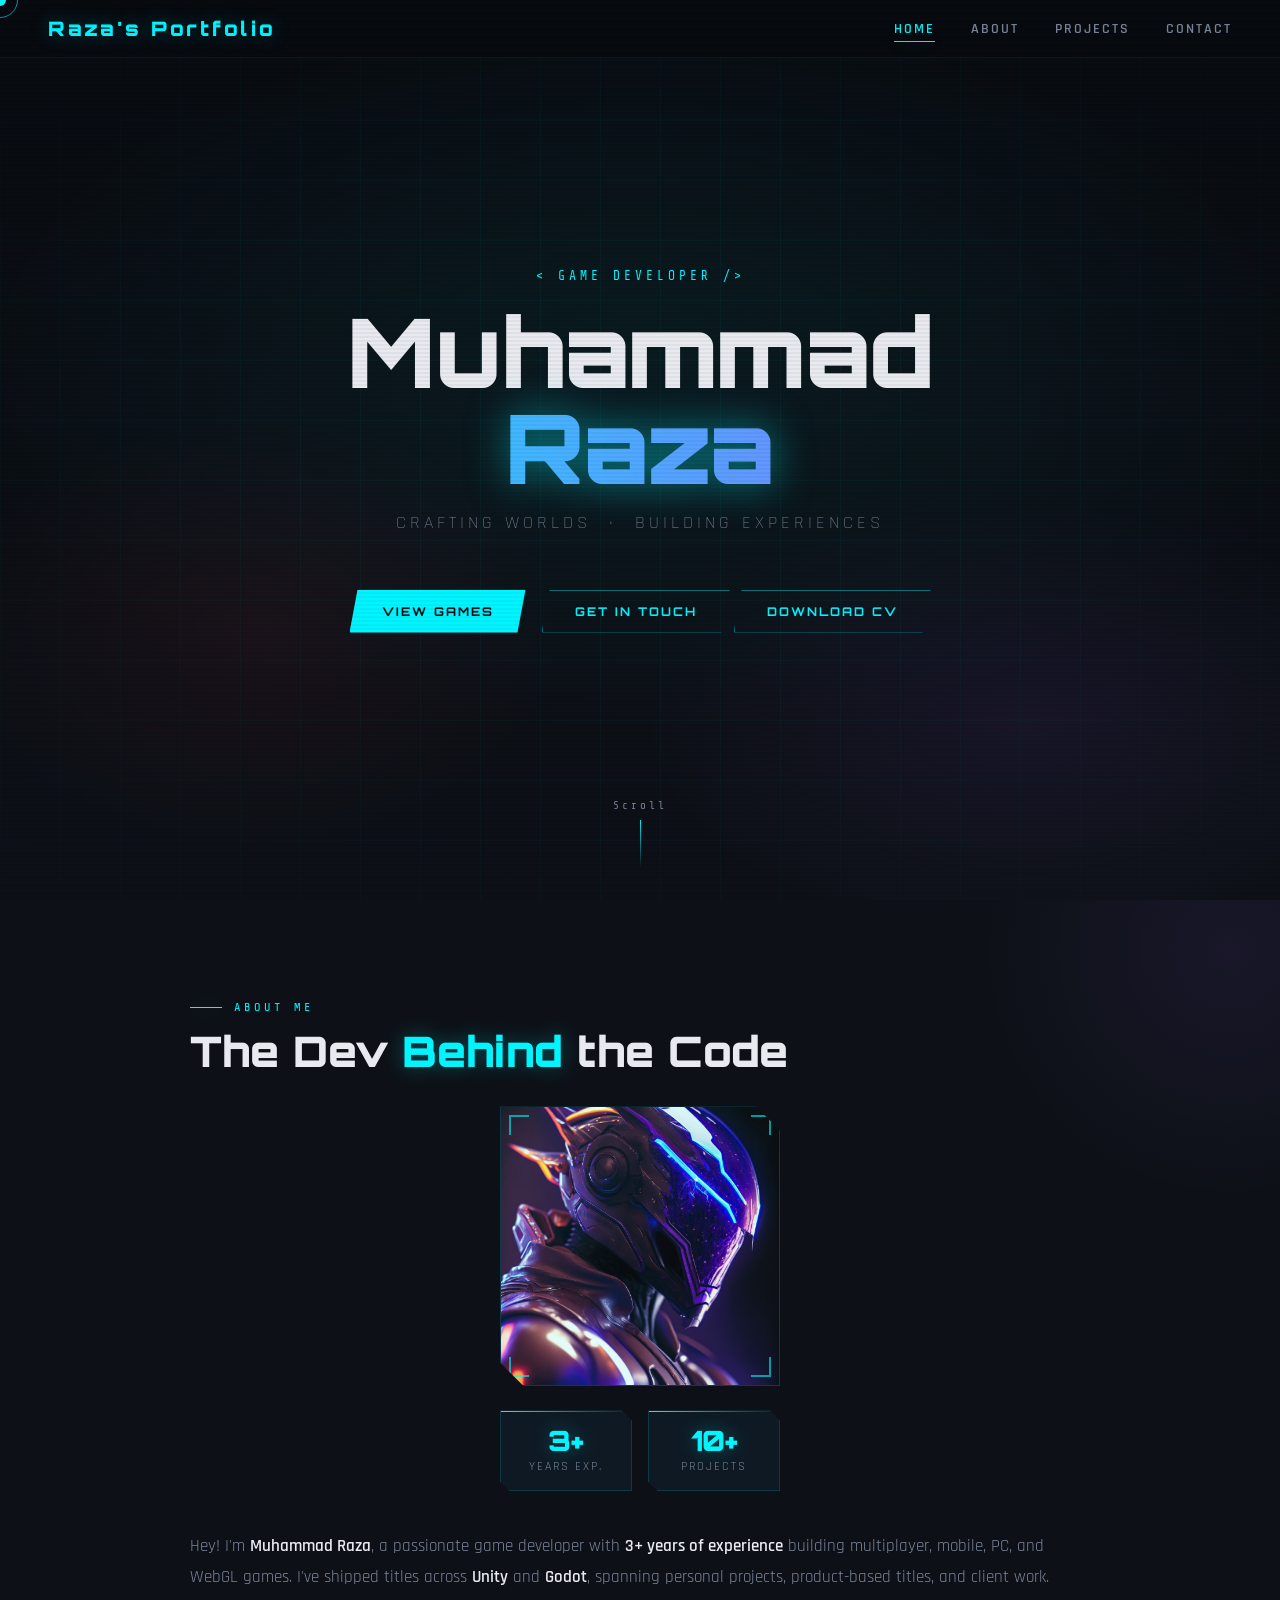
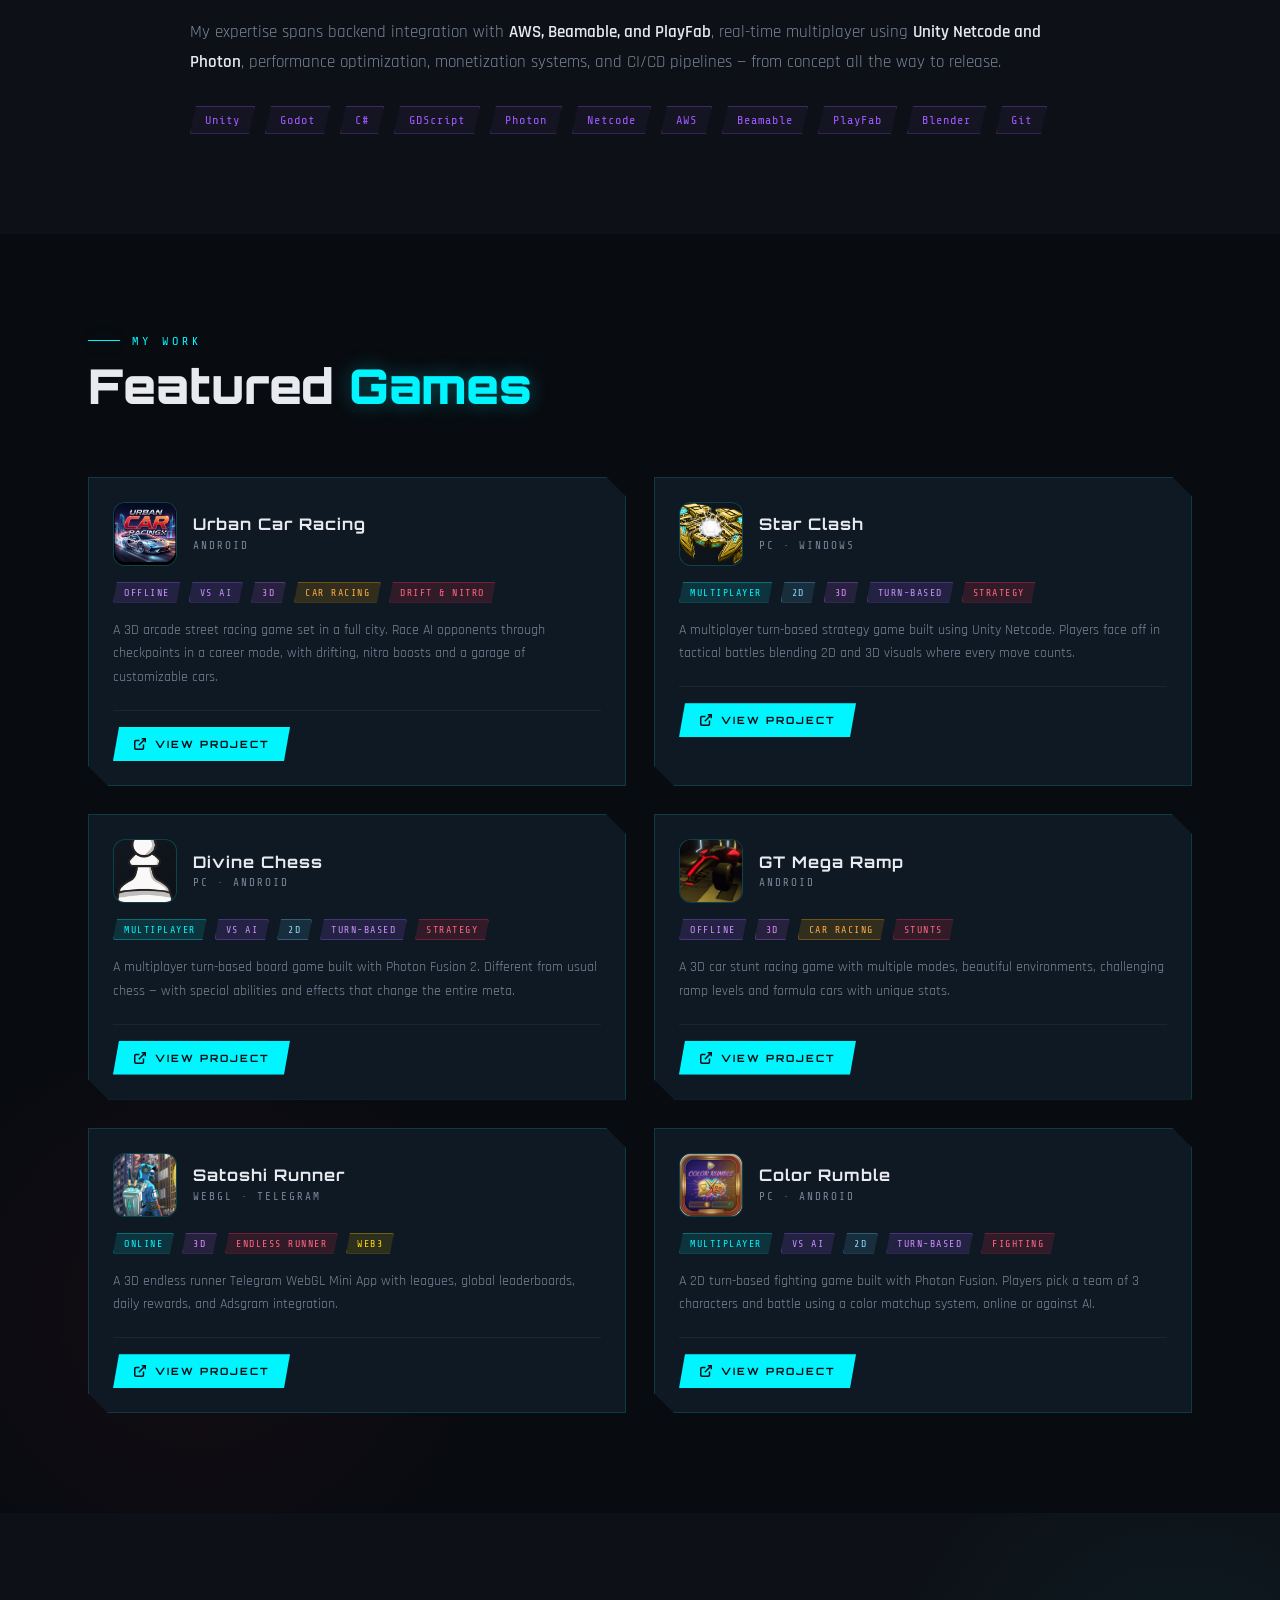
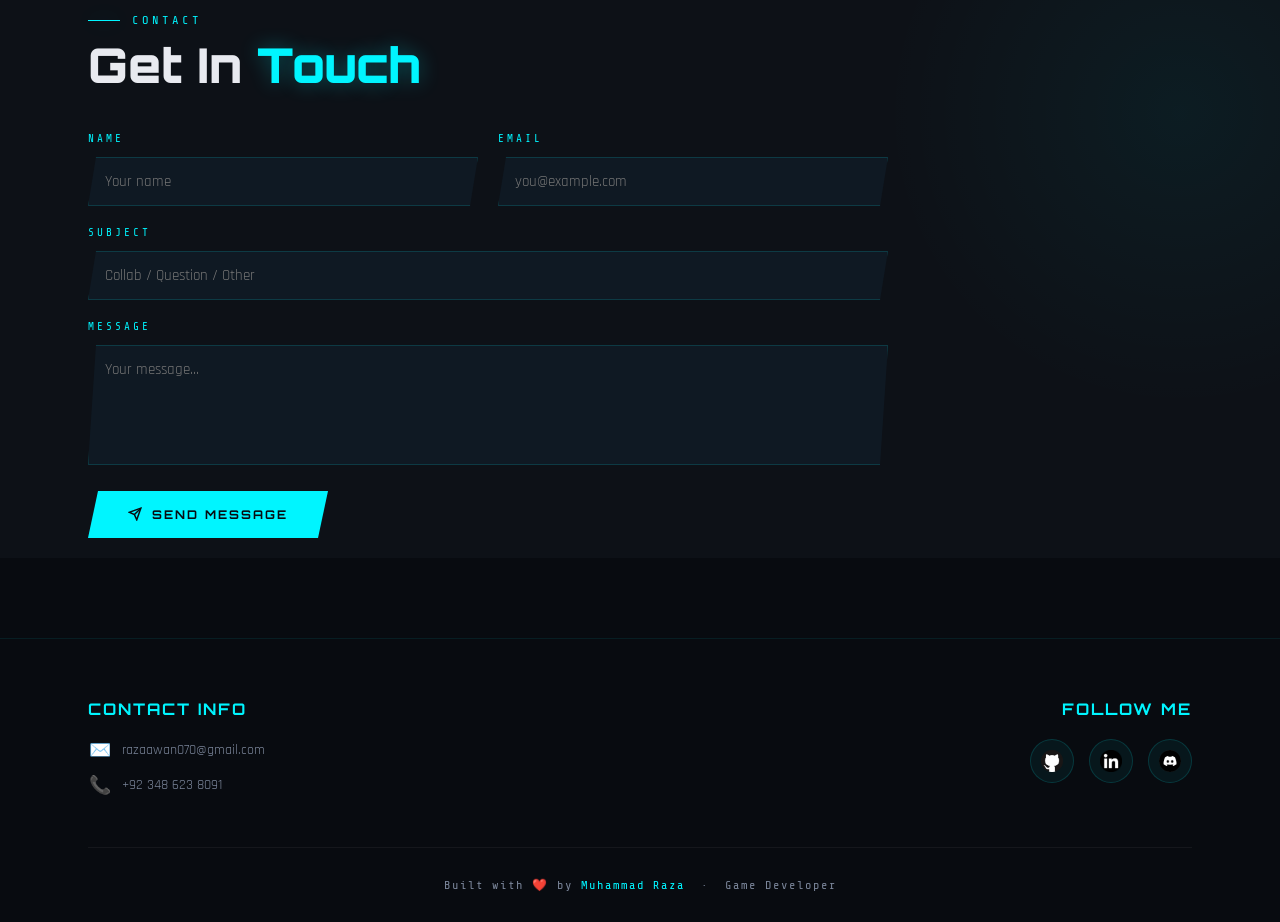
<file: index.html>
<!DOCTYPE html>
<html lang="en">

<head>
  <meta charset="UTF-8">
  <meta name="viewport" content="width=device-width, initial-scale=1.0">
  <title>Muhammad Raza | Game Developer</title>
  <link
    href="https://fonts.googleapis.com/css2?family=Orbitron:wght@400;700;900&family=Rajdhani:wght@300;400;600;700&family=Share+Tech+Mono&display=swap"
    rel="stylesheet">

  <!-- CSS Files -->
  <link rel="stylesheet" href="css/base.css">
  <link rel="stylesheet" href="css/nav.css">
  <link rel="stylesheet" href="css/home.css">
  <link rel="stylesheet" href="css/about.css">
  <link rel="stylesheet" href="css/projects.css">
  <link rel="stylesheet" href="css/contact.css">
</head>

<body>

  <div class="cursor" id="cursor"></div>
  <div class="cursor-ring" id="cursorRing"></div>

  <!-- NAV -->
  <nav>
    <a href="#home" class="nav-logo">Raza's Portfolio</a>
    <ul class="nav-links" id="navLinks">
      <li><a href="#home">Home</a></li>
      <li><a href="#about">About</a></li>
      <li><a href="#projects">Projects</a></li>
      <li><a href="#contact">Contact</a></li>
    </ul>
    <div class="hamburger" id="hamburger">
      <span></span><span></span><span></span>
    </div>
  </nav>

  <!-- HOME -->
  <section id="home">
    <div class="hero-bg"></div>
    <div class="hero-grid"></div>
    <div class="particles" id="particles"></div>
    <div class="hero-content">
      <div class="hero-tag">&lt; game developer /&gt;</div>
      <h1 class="hero-name">
        <span class="line1">Muhammad</span>
        <span class="line2">Raza</span>
      </h1>
      <p class="hero-sub">Crafting worlds &nbsp;·&nbsp; Building experiences</p>
      <div class="hero-cta">
        <a href="#projects" class="btn-primary">View Games</a>
        <a href="#contact" class="btn-outline">Get In Touch</a>
      </div>
      <a href="https://drive.google.com/drive/folders/1sfdTjMa2eb_F5QsokBWjmbby5BJYiB_K?usp=sharing"
        class="btn-outline hero-cv-btn" target="_blank" rel="noopener noreferrer">
        Download CV
      </a>
    </div>
    <div class="scroll-indicator">
      <span>Scroll</span>
      <div class="scroll-line"></div>
    </div>
  </section>

  <!-- ABOUT -->
  <section id="about">
    <div class="container">
      <div class="about-grid">

        <!-- About Me Header (full width) -->
        <div class="section-header reveal reveal-delay-1" style="width: 100%;">
          <div class="section-label">About Me</div>
        </div>

        <div class="about-row">
          <!-- The Dev Behind the Code title -->
          <div class="about-title-right reveal reveal-delay-1">
            <h2 class="section-title">The Dev <span>Behind</span> the Code</h2>
          </div>

          <!-- Avatar + Stats (now second) -->
          <div class="about-visual reveal">
            <div class="about-avatar">
              <div class="about-avatar-inner">
                <img src="assets/profile/profile(3).png" alt="Muhammad Raza">
              </div>
              <div class="avatar-corner tl"></div>
              <div class="avatar-corner tr"></div>
              <div class="avatar-corner bl"></div>
              <div class="avatar-corner br"></div>
            </div>
            <div class="about-stats">
              <div class="stat-box">
                <div class="stat-num">3+</div>
                <div class="stat-label">Years Exp.</div>
              </div>
              <div class="stat-box">
                <div class="stat-num">10+</div>
                <div class="stat-label">Projects</div>
              </div>
            </div>
          </div>
        </div>

        <!-- About Text Content (full width below) -->
        <div class="about-text-content">
          <p class="about-bio reveal reveal-delay-2">
            Hey! I'm <strong>Muhammad Raza</strong>, a passionate game developer with <strong>3+ years
              of experience</strong> building multiplayer, mobile, PC, and WebGL games. I've shipped
            titles across <strong>Unity</strong> and <strong>Godot</strong>, spanning personal projects,
            product-based titles, and client work.
          </p>
          <p class="about-bio reveal reveal-delay-3">
            My expertise spans backend integration with <strong>AWS, Beamable, and PlayFab</strong>,
            real-time multiplayer using <strong>Unity Netcode and Photon</strong>, performance
            optimization, monetization systems, and CI/CD pipelines — from concept all the way to release.
          </p>
          <div class="skills-row reveal reveal-delay-4">
            <span class="skill-tag">Unity</span>
            <span class="skill-tag">Godot</span>
            <span class="skill-tag">C#</span>
            <span class="skill-tag">GDScript</span>
            <span class="skill-tag">Photon</span>
            <span class="skill-tag">Netcode</span>
            <span class="skill-tag">AWS</span>
            <span class="skill-tag">Beamable</span>
            <span class="skill-tag">PlayFab</span>
            <span class="skill-tag">Blender</span>
            <span class="skill-tag">Git</span>
          </div>
        </div>

      </div>
    </div>
  </section>

  <!-- PROJECTS -->
  <section id="projects">
    <div class="container">
      <div class="section-header reveal">
        <div class="section-label">My Work</div>
        <h2 class="section-title">Featured <span>Games</span></h2>
      </div>
      <div class="projects-grid">

        <!-- Urban Car Racing -->
        <div class="project-card reveal reveal-delay-1">
          <div class="card-inner">
            <div class="card-top">
              <div class="game-icon">
                <img src="assets/urban-car-racing/icon.png" alt="Urban Car Racing">
              </div>
              <div class="card-title-area">
                <div class="game-name">Urban Car Racing</div>
                <div class="game-platform">Android</div>
              </div>
            </div>
            <div class="tags-row">
              <span class="tag tag-offline">Offline</span>
              <span class="tag tag-offline">vs AI</span>
              <span class="tag tag-3d">3D</span>
              <span class="tag tag-racing">Car Racing</span>
              <span class="tag tag-action">Drift &amp; Nitro</span>
            </div>
            <p class="game-desc">
              A 3D arcade street racing game set in a full city. Race AI opponents through
              checkpoints in a career mode, with drifting, nitro boosts and a garage of customizable cars.
            </p>
            <div class="card-footer">
              <a href="projects/urban-car-racing.html" class="download-btn">
                <svg viewBox="0 0 24 24" fill="none" stroke="currentColor" stroke-width="2.5" width="14" height="14">
                  <path d="M18 13v6a2 2 0 0 1-2 2H5a2 2 0 0 1-2-2V8a2 2 0 0 1 2-2h6" />
                  <polyline points="15 3 21 3 21 9" />
                  <line x1="10" y1="14" x2="21" y2="3" />
                </svg>
                View Project
              </a>
            </div>
          </div>
        </div>

        <!-- Star Clash -->
        <div class="project-card reveal reveal-delay-2">
          <div class="card-inner">
            <div class="card-top">
              <div class="game-icon">
                <img src="assets/star-clash/icon.png" alt="Star Clash">
              </div>
              <div class="card-title-area">
                <div class="game-name">Star Clash</div>
                <div class="game-platform">PC · Windows</div>
              </div>
            </div>
            <div class="tags-row">
              <span class="tag tag-multiplayer">Multiplayer</span>
              <span class="tag tag-2d">2D</span>
              <span class="tag tag-3d">3D</span>
              <span class="tag tag-offline">Turn-Based</span>
              <span class="tag tag-action">Strategy</span>
            </div>
            <p class="game-desc">
              A multiplayer turn-based strategy game built using Unity Netcode. Players face off
              in tactical battles blending 2D and 3D visuals where every move counts.
            </p>
            <div class="card-footer">
              <a href="projects/star-clash.html" class="download-btn">
                <svg viewBox="0 0 24 24" fill="none" stroke="currentColor" stroke-width="2.5" width="14" height="14">
                  <path d="M18 13v6a2 2 0 0 1-2 2H5a2 2 0 0 1-2-2V8a2 2 0 0 1 2-2h6" />
                  <polyline points="15 3 21 3 21 9" />
                  <line x1="10" y1="14" x2="21" y2="3" />
                </svg>
                View Project
              </a>
            </div>
          </div>
        </div>

        <!-- Divine Chess -->
        <div class="project-card reveal reveal-delay-1">
          <div class="card-inner">
            <div class="card-top">
              <div class="game-icon">
                <img src="assets/divine-chess/icon.png" alt="Divine Chess">
              </div>
              <div class="card-title-area">
                <div class="game-name">Divine Chess</div>
                <div class="game-platform">PC · Android</div>
              </div>
            </div>
            <div class="tags-row">
              <span class="tag tag-multiplayer">Multiplayer</span>
              <span class="tag tag-offline">vs AI</span>
              <span class="tag tag-2d">2D</span>
              <span class="tag tag-offline">Turn-Based</span>
              <span class="tag tag-action">Strategy</span>
            </div>
            <p class="game-desc">
              A multiplayer turn-based board game built with Photon Fusion 2. Different from usual
              chess — with special abilities and effects that change the entire meta.
            </p>
            <div class="card-footer">
              <a href="projects/divine-chess.html" class="download-btn">
                <svg viewBox="0 0 24 24" fill="none" stroke="currentColor" stroke-width="2.5" width="14" height="14">
                  <path d="M18 13v6a2 2 0 0 1-2 2H5a2 2 0 0 1-2-2V8a2 2 0 0 1 2-2h6" />
                  <polyline points="15 3 21 3 21 9" />
                  <line x1="10" y1="14" x2="21" y2="3" />
                </svg>
                View Project
              </a>
            </div>
          </div>
        </div>

        <!-- GT Mega Ramp -->
        <div class="project-card reveal reveal-delay-2">
          <div class="card-inner">
            <div class="card-top">
              <div class="game-icon">
                <img src="assets/gt-mega-ramp/icon.jpeg" alt="GT Mega Ramp">
              </div>
              <div class="card-title-area">
                <div class="game-name">GT Mega Ramp</div>
                <div class="game-platform">Android</div>
              </div>
            </div>
            <div class="tags-row">
              <span class="tag tag-offline">Offline</span>
              <span class="tag tag-3d">3D</span>
              <span class="tag tag-racing">Car Racing</span>
              <span class="tag tag-action">Stunts</span>
            </div>
            <p class="game-desc">
              A 3D car stunt racing game with multiple modes, beautiful environments, challenging
              ramp levels and formula cars with unique stats.
            </p>
            <div class="card-footer">
              <a href="projects/gt-mega-ramp.html" class="download-btn">
                <svg viewBox="0 0 24 24" fill="none" stroke="currentColor" stroke-width="2.5" width="14" height="14">
                  <path d="M18 13v6a2 2 0 0 1-2 2H5a2 2 0 0 1-2-2V8a2 2 0 0 1 2-2h6" />
                  <polyline points="15 3 21 3 21 9" />
                  <line x1="10" y1="14" x2="21" y2="3" />
                </svg>
                View Project
              </a>
            </div>
          </div>
        </div>

        <!-- Satoshi Runner -->
        <div class="project-card reveal reveal-delay-1">
          <div class="card-inner">
            <div class="card-top">
              <div class="game-icon">
                <img src="assets/satoshi-runner/icon.jpeg" alt="Satoshi Runner">
              </div>
              <div class="card-title-area">
                <div class="game-name">Satoshi Runner</div>
                <div class="game-platform">WebGL · Telegram</div>
              </div>
            </div>
            <div class="tags-row">
              <span class="tag tag-multiplayer">Online</span>
              <span class="tag tag-3d">3D</span>
              <span class="tag tag-action">Endless Runner</span>
              <span class="tag tag-rpg">Web3</span>
            </div>
            <p class="game-desc">
              A 3D endless runner Telegram WebGL Mini App with leagues, global leaderboards,
              daily rewards, and Adsgram integration.
            </p>
            <div class="card-footer">
              <a href="projects/satoshi-runner.html" class="download-btn">
                <svg viewBox="0 0 24 24" fill="none" stroke="currentColor" stroke-width="2.5" width="14" height="14">
                  <path d="M18 13v6a2 2 0 0 1-2 2H5a2 2 0 0 1-2-2V8a2 2 0 0 1 2-2h6" />
                  <polyline points="15 3 21 3 21 9" />
                  <line x1="10" y1="14" x2="21" y2="3" />
                </svg>
                View Project
              </a>
            </div>
          </div>
        </div>

        <!-- Color Rumble -->
        <div class="project-card reveal reveal-delay-2">
          <div class="card-inner">
            <div class="card-top">
              <div class="game-icon">
                <img src="assets/color-rumble/icon.png" alt="Color Rumble">
              </div>
              <div class="card-title-area">
                <div class="game-name">Color Rumble</div>
                <div class="game-platform">PC · Android</div>
              </div>
            </div>
            <div class="tags-row">
              <span class="tag tag-multiplayer">Multiplayer</span>
              <span class="tag tag-offline">vs AI</span>
              <span class="tag tag-2d">2D</span>
              <span class="tag tag-offline">Turn-Based</span>
              <span class="tag tag-action">Fighting</span>
            </div>
            <p class="game-desc">
              A 2D turn-based fighting game built with Photon Fusion. Players pick a team of 3 characters
              and battle using a color matchup system, online or against AI.
            </p>
            <div class="card-footer">
              <a href="projects/color-rumble.html" class="download-btn">
                <svg viewBox="0 0 24 24" fill="none" stroke="currentColor" stroke-width="2.5" width="14" height="14">
                  <path d="M18 13v6a2 2 0 0 1-2 2H5a2 2 0 0 1-2-2V8a2 2 0 0 1 2-2h6" />
                  <polyline points="15 3 21 3 21 9" />
                  <line x1="10" y1="14" x2="21" y2="3" />
                </svg>
                View Project
              </a>
            </div>
          </div>
        </div>

      </div>
    </div>
  </section>


  <!-- CONTACT FORM SECTION -->
  <section id="contact">
    <div class="container">
      <div class="contact-form-container reveal">
        <div class="section-header">
          <div class="section-label">Contact</div>
          <h2 class="section-title">Get In <span>Touch</span></h2>
        </div>

        <form class="contact-form" id="contactForm">
          <div class="form-row">
            <div class="form-group">
              <label>Name</label>
              <input type="text" name="name" placeholder="Your name" required>
            </div>
            <div class="form-group">
              <label>Email</label>
              <input type="email" name="email" placeholder="you@example.com" required>
            </div>
          </div>
          <div class="form-group">
            <label>Subject</label>
            <input type="text" name="subject" placeholder="Collab / Question / Other">
          </div>
          <div class="form-group">
            <label>Message</label>
            <textarea name="message" placeholder="Your message..." required></textarea>
          </div>
          <button type="submit" class="submit-btn" id="submitBtn">
            <svg width="14" height="14" viewBox="0 0 24 24" fill="none" stroke="currentColor" stroke-width="2.5">
              <line x1="22" y1="2" x2="11" y2="13" />
              <polygon points="22 2 15 22 11 13 2 9 22 2" />
            </svg>
            Send Message
          </button>
        </form>
      </div>
    </div>
  </section>

  <!-- EXPANDED FOOTER -->
  <footer class="expanded-footer">
    <div class="container">
      <div class="footer-grid">

        <!-- Left Column: Contact Info -->
        <div class="footer-col">
          <h3 class="footer-title">Contact Info</h3>
          <div class="footer-contact-links">
            <a href="mailto:razaawan070@gmail.com" class="footer-contact-link">
              <span class="footer-icon">✉️</span>
              <span>razaawan070@gmail.com</span>
            </a>
            <a href="tel:+923486238091" class="footer-contact-link">
              <span class="footer-icon">📞</span>
              <span>+92 348 623 8091</span>
            </a>
          </div>
        </div>

        <!-- Right Column: Follow Me with Social Icons -->
        <div class="footer-col">
          <h3 class="footer-title">Follow Me</h3>
          <div class="footer-social-icons">
            <a href="https://github.com/Raza-Awan-01" class="footer-social-icon" target="_blank" title="GitHub"
              aria-label="GitHub">
              <img src="assets/social/github-icon.png" alt="GitHub">
            </a>
            <a href="https://www.linkedin.com/in/raza-awan-dev" class="footer-social-icon" target="_blank"
              title="LinkedIn" aria-label="LinkedIn">
              <img src="assets/social/linkedin-icon.png" alt="LinkedIn">
            </a>
            <a href="https://discord.com/users/593095851329454091" class="footer-social-icon" target="_blank"
              title="Discord" aria-label="Discord">
              <img src="assets/social/discord-icon.png" alt="Discord">
            </a>
          </div>
        </div>

      </div>

      <!-- Bottom Text (centered) -->
      <div class="footer-bottom">
        <p class="footer-text">Built with ❤️ by <span>Muhammad Raza</span> &nbsp;·&nbsp; Game Developer</p>
      </div>
    </div>
  </footer>

  <!-- JS Files -->
  <script src="js/cursor.js"></script>
  <script src="js/particles.js"></script>
  <script src="js/nav.js"></script>
  <script src="js/scroll.js"></script>
  <script src="js/contact.js"></script>

</body>

</html>
</file>
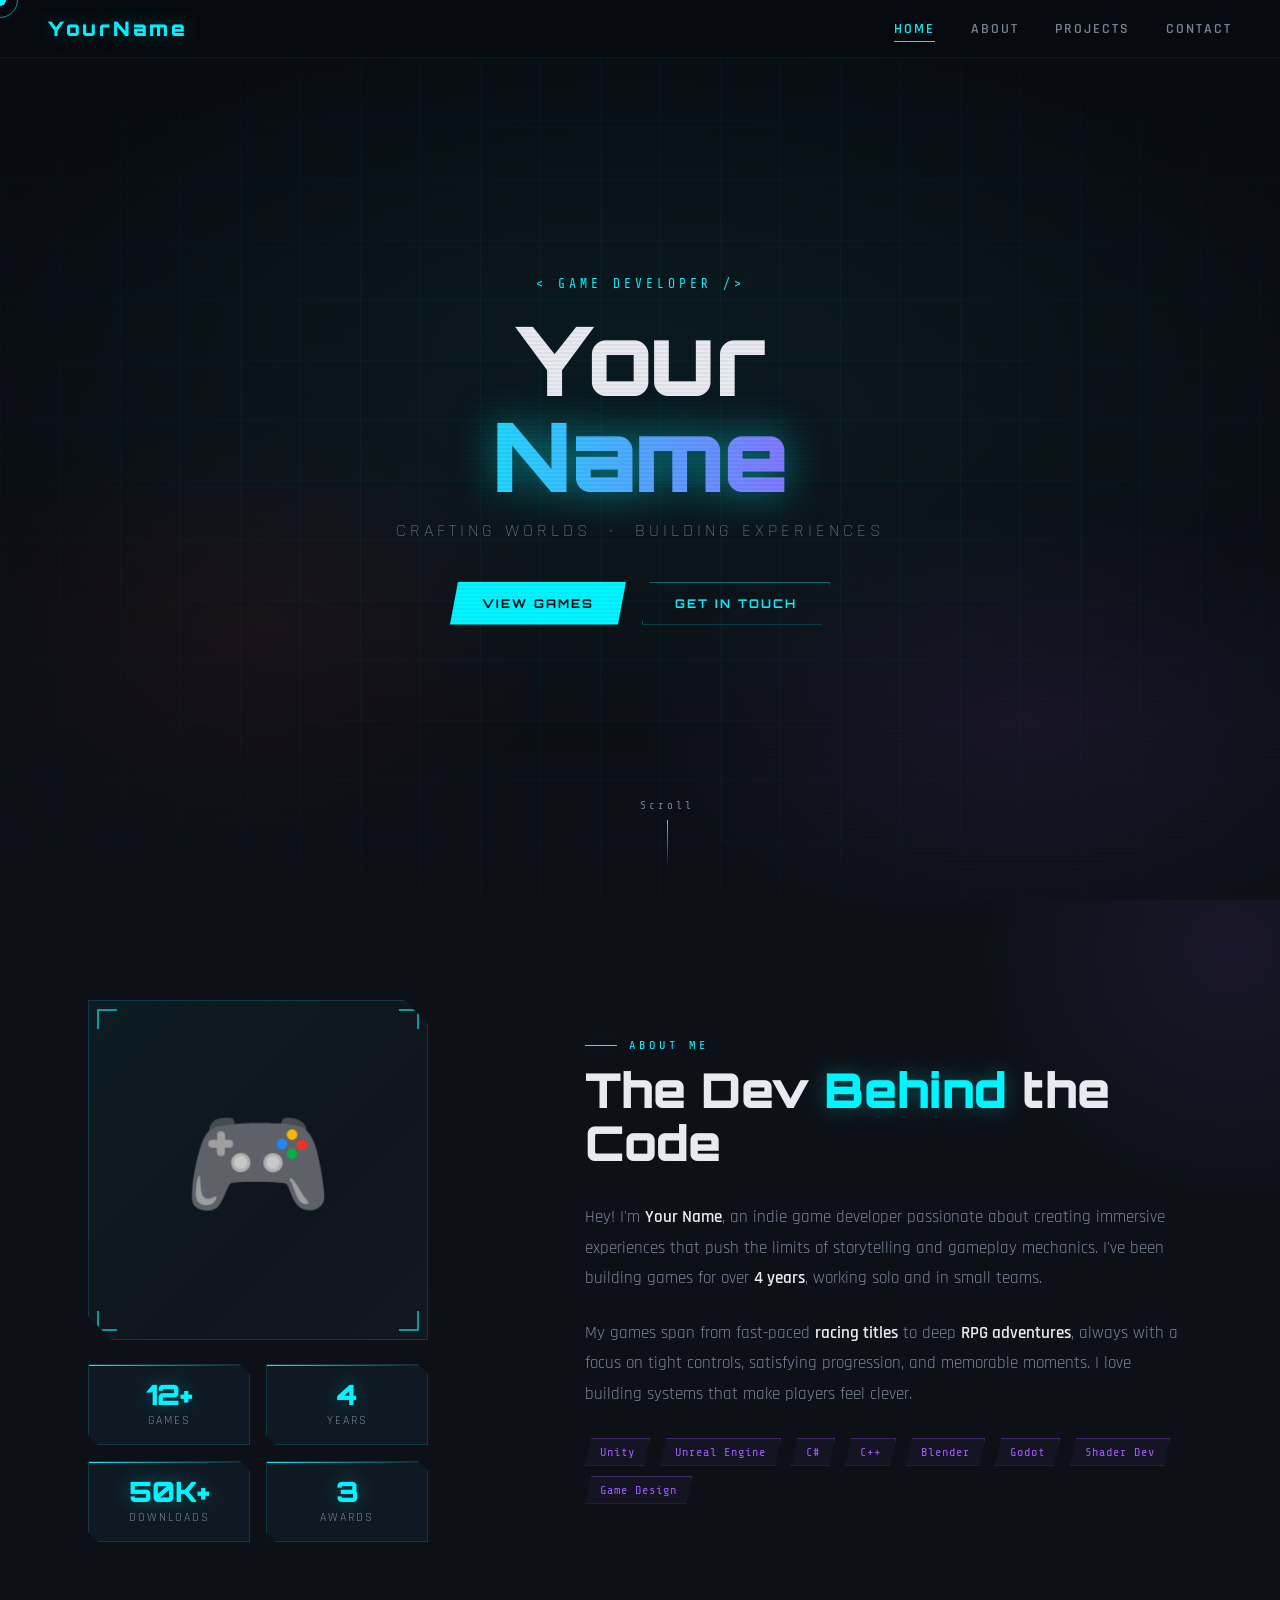
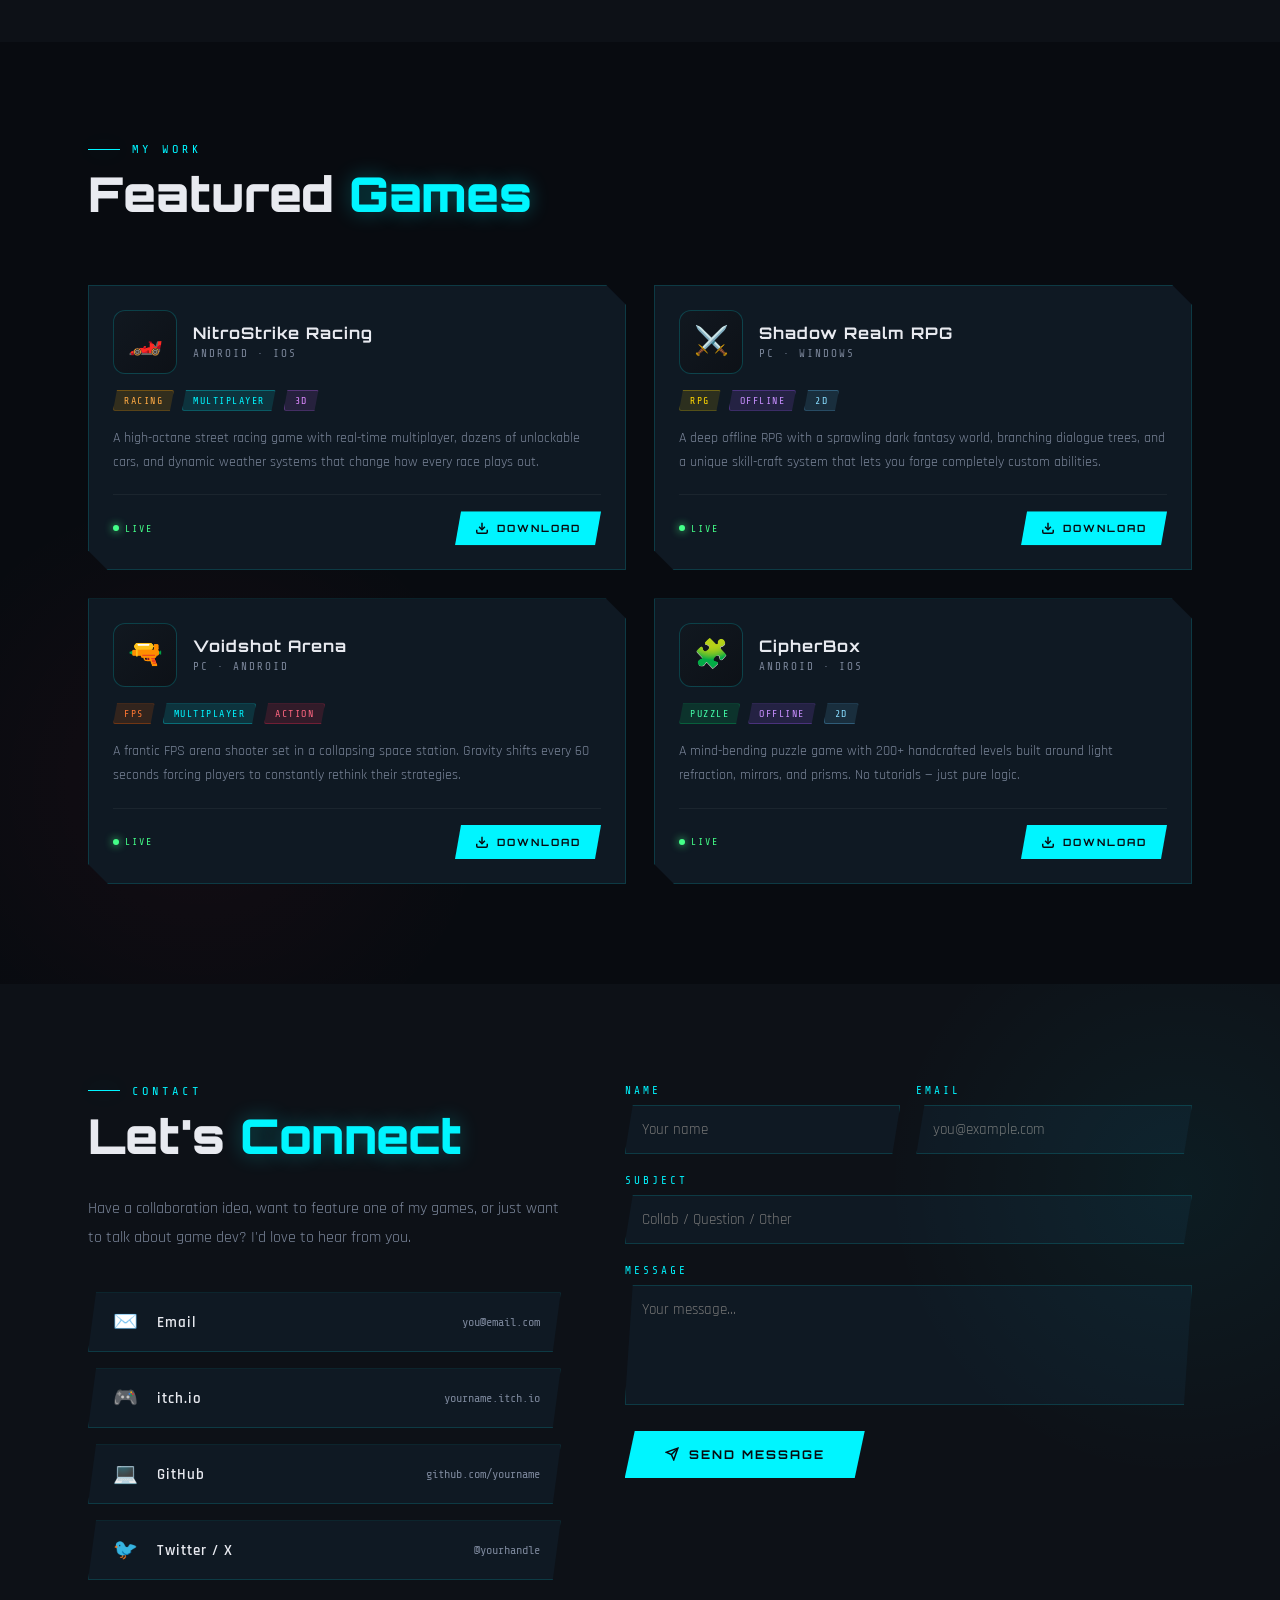
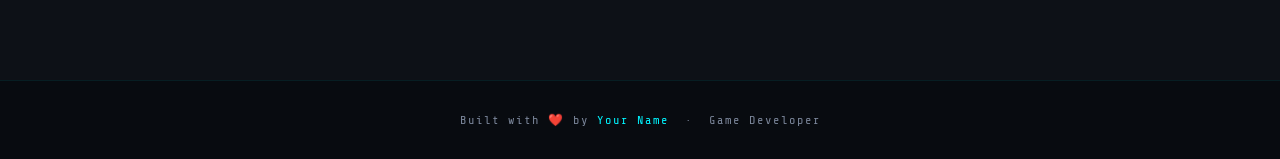
<file: portfolio/index.html>
<!DOCTYPE html>
<html lang="en">
<head>
  <meta charset="UTF-8">
  <meta name="viewport" content="width=device-width, initial-scale=1.0">
  <title>GameDev Portfolio</title>
  <link href="https://fonts.googleapis.com/css2?family=Orbitron:wght@400;700;900&family=Rajdhani:wght@300;400;600;700&family=Share+Tech+Mono&display=swap" rel="stylesheet">

  <!-- CSS Files -->
  <link rel="stylesheet" href="css/base.css">
  <link rel="stylesheet" href="css/nav.css">
  <link rel="stylesheet" href="css/home.css">
  <link rel="stylesheet" href="css/about.css">
  <link rel="stylesheet" href="css/projects.css">
  <link rel="stylesheet" href="css/contact.css">
</head>
<body>

  <div class="cursor" id="cursor"></div>
  <div class="cursor-ring" id="cursorRing"></div>

  <!-- NAV -->
  <nav>
    <a href="#home" class="nav-logo">YourName</a>
    <ul class="nav-links" id="navLinks">
      <li><a href="#home">Home</a></li>
      <li><a href="#about">About</a></li>
      <li><a href="#projects">Projects</a></li>
      <li><a href="#contact">Contact</a></li>
    </ul>
    <div class="hamburger" id="hamburger">
      <span></span><span></span><span></span>
    </div>
  </nav>

  <!-- HOME -->
  <section id="home">
    <div class="hero-bg"></div>
    <div class="hero-grid"></div>
    <div class="particles" id="particles"></div>
    <div class="hero-content">
      <div class="hero-tag">&lt; game developer /&gt;</div>
      <h1 class="hero-name">
        <span class="line1">Your</span>
        <span class="line2">Name</span>
      </h1>
      <p class="hero-sub">Crafting worlds &nbsp;·&nbsp; Building experiences</p>
      <div class="hero-cta">
        <a href="#projects" class="btn-primary">View Games</a>
        <a href="#contact" class="btn-outline">Get In Touch</a>
      </div>
    </div>
    <div class="scroll-indicator">
      <span>Scroll</span>
      <div class="scroll-line"></div>
    </div>
  </section>

  <!-- ABOUT -->
  <section id="about">
    <div class="container">
      <div class="about-grid">
        <div class="about-visual reveal">
          <div class="about-avatar">
            <div class="about-avatar-inner">
              <!-- Replace with: <img src="assets/your-photo.jpg" alt="Your Name"> -->
              <span class="avatar-icon">🎮</span>
            </div>
            <div class="avatar-corner tl"></div>
            <div class="avatar-corner tr"></div>
            <div class="avatar-corner bl"></div>
            <div class="avatar-corner br"></div>
          </div>
          <div class="about-stats">
            <div class="stat-box"><div class="stat-num">12+</div><div class="stat-label">Games</div></div>
            <div class="stat-box"><div class="stat-num">4</div><div class="stat-label">Years</div></div>
            <div class="stat-box"><div class="stat-num">50K+</div><div class="stat-label">Downloads</div></div>
            <div class="stat-box"><div class="stat-num">3</div><div class="stat-label">Awards</div></div>
          </div>
        </div>
        <div class="about-text">
          <div class="section-header reveal reveal-delay-1">
            <div class="section-label">About Me</div>
            <h2 class="section-title">The Dev <span>Behind</span> the Code</h2>
          </div>
          <p class="about-bio reveal reveal-delay-2">
            Hey! I'm <strong>Your Name</strong>, an indie game developer passionate about creating
            immersive experiences that push the limits of storytelling and gameplay mechanics.
            I've been building games for over <strong>4 years</strong>, working solo and in small teams.
          </p>
          <p class="about-bio reveal reveal-delay-3">
            My games span from fast-paced <strong>racing titles</strong> to deep <strong>RPG adventures</strong>,
            always with a focus on tight controls, satisfying progression, and memorable moments.
            I love building systems that make players feel clever.
          </p>
          <div class="skills-row reveal reveal-delay-4">
            <span class="skill-tag">Unity</span>
            <span class="skill-tag">Unreal Engine</span>
            <span class="skill-tag">C#</span>
            <span class="skill-tag">C++</span>
            <span class="skill-tag">Blender</span>
            <span class="skill-tag">Godot</span>
            <span class="skill-tag">Shader Dev</span>
            <span class="skill-tag">Game Design</span>
          </div>
        </div>
      </div>
    </div>
  </section>

  <!-- PROJECTS -->
  <section id="projects">
    <div class="container">
      <div class="section-header reveal">
        <div class="section-label">My Work</div>
        <h2 class="section-title">Featured <span>Games</span></h2>
      </div>
      <div class="projects-grid">

        <div class="project-card reveal reveal-delay-1">
          <div class="card-inner">
            <div class="card-top">
              <div class="game-icon">
                <!-- Replace with: <img src="assets/game1-icon.png" alt="NitroStrike"> -->
                <span class="game-icon-placeholder">🏎️</span>
              </div>
              <div class="card-title-area">
                <div class="game-name">NitroStrike Racing</div>
                <div class="game-platform">Android · iOS</div>
              </div>
            </div>
            <div class="tags-row">
              <span class="tag tag-racing">Racing</span>
              <span class="tag tag-multiplayer">Multiplayer</span>
              <span class="tag tag-3d">3D</span>
            </div>
            <p class="game-desc">
              A high-octane street racing game with real-time multiplayer, dozens of unlockable cars,
              and dynamic weather systems that change how every race plays out.
            </p>
            <div class="card-footer">
              <span class="card-status">Live</span>
              <a href="#" class="download-btn">
                <svg viewBox="0 0 24 24" fill="none" stroke="currentColor" stroke-width="2.5"><path d="M21 15v4a2 2 0 0 1-2 2H5a2 2 0 0 1-2-2v-4"/><polyline points="7 10 12 15 17 10"/><line x1="12" y1="15" x2="12" y2="3"/></svg>
                Download
              </a>
            </div>
          </div>
        </div>

        <div class="project-card reveal reveal-delay-2">
          <div class="card-inner">
            <div class="card-top">
              <div class="game-icon">
                <span class="game-icon-placeholder">⚔️</span>
              </div>
              <div class="card-title-area">
                <div class="game-name">Shadow Realm RPG</div>
                <div class="game-platform">PC · Windows</div>
              </div>
            </div>
            <div class="tags-row">
              <span class="tag tag-rpg">RPG</span>
              <span class="tag tag-offline">Offline</span>
              <span class="tag tag-2d">2D</span>
            </div>
            <p class="game-desc">
              A deep offline RPG with a sprawling dark fantasy world, branching dialogue trees,
              and a unique skill-craft system that lets you forge completely custom abilities.
            </p>
            <div class="card-footer">
              <span class="card-status">Live</span>
              <a href="#" class="download-btn">
                <svg viewBox="0 0 24 24" fill="none" stroke="currentColor" stroke-width="2.5"><path d="M21 15v4a2 2 0 0 1-2 2H5a2 2 0 0 1-2-2v-4"/><polyline points="7 10 12 15 17 10"/><line x1="12" y1="15" x2="12" y2="3"/></svg>
                Download
              </a>
            </div>
          </div>
        </div>

        <div class="project-card reveal reveal-delay-1">
          <div class="card-inner">
            <div class="card-top">
              <div class="game-icon">
                <span class="game-icon-placeholder">🔫</span>
              </div>
              <div class="card-title-area">
                <div class="game-name">Voidshot Arena</div>
                <div class="game-platform">PC · Android</div>
              </div>
            </div>
            <div class="tags-row">
              <span class="tag tag-fps">FPS</span>
              <span class="tag tag-multiplayer">Multiplayer</span>
              <span class="tag tag-action">Action</span>
            </div>
            <p class="game-desc">
              A frantic FPS arena shooter set in a collapsing space station. Gravity shifts every 60 seconds
              forcing players to constantly rethink their strategies.
            </p>
            <div class="card-footer">
              <span class="card-status">Live</span>
              <a href="#" class="download-btn">
                <svg viewBox="0 0 24 24" fill="none" stroke="currentColor" stroke-width="2.5"><path d="M21 15v4a2 2 0 0 1-2 2H5a2 2 0 0 1-2-2v-4"/><polyline points="7 10 12 15 17 10"/><line x1="12" y1="15" x2="12" y2="3"/></svg>
                Download
              </a>
            </div>
          </div>
        </div>

        <div class="project-card reveal reveal-delay-2">
          <div class="card-inner">
            <div class="card-top">
              <div class="game-icon">
                <span class="game-icon-placeholder">🧩</span>
              </div>
              <div class="card-title-area">
                <div class="game-name">CipherBox</div>
                <div class="game-platform">Android · iOS</div>
              </div>
            </div>
            <div class="tags-row">
              <span class="tag tag-puzzle">Puzzle</span>
              <span class="tag tag-offline">Offline</span>
              <span class="tag tag-2d">2D</span>
            </div>
            <p class="game-desc">
              A mind-bending puzzle game with 200+ handcrafted levels built around light refraction,
              mirrors, and prisms. No tutorials — just pure logic.
            </p>
            <div class="card-footer">
              <span class="card-status">Live</span>
              <a href="#" class="download-btn">
                <svg viewBox="0 0 24 24" fill="none" stroke="currentColor" stroke-width="2.5"><path d="M21 15v4a2 2 0 0 1-2 2H5a2 2 0 0 1-2-2v-4"/><polyline points="7 10 12 15 17 10"/><line x1="12" y1="15" x2="12" y2="3"/></svg>
                Download
              </a>
            </div>
          </div>
        </div>

      </div>
    </div>
  </section>

  <!-- CONTACT -->
  <section id="contact">
    <div class="container">
      <div class="contact-layout">
        <div class="contact-info">
          <div class="section-header reveal">
            <div class="section-label">Contact</div>
            <h2 class="section-title">Let's <span>Connect</span></h2>
          </div>
          <p class="contact-desc reveal reveal-delay-1">
            Have a collaboration idea, want to feature one of my games, or just want to talk about game dev?
            I'd love to hear from you.
          </p>
          <div class="contact-links reveal reveal-delay-2">
            <a href="mailto:you@email.com" class="contact-link">
              <span class="link-icon">✉️</span>
              <span class="link-label">Email</span>
              <span class="link-value">you@email.com</span>
            </a>
            <a href="#" class="contact-link">
              <span class="link-icon">🎮</span>
              <span class="link-label">itch.io</span>
              <span class="link-value">yourname.itch.io</span>
            </a>
            <a href="#" class="contact-link">
              <span class="link-icon">💻</span>
              <span class="link-label">GitHub</span>
              <span class="link-value">github.com/yourname</span>
            </a>
            <a href="#" class="contact-link">
              <span class="link-icon">🐦</span>
              <span class="link-label">Twitter / X</span>
              <span class="link-value">@yourhandle</span>
            </a>
          </div>
        </div>
        <div class="reveal reveal-delay-2">
          <form class="contact-form" id="contactForm">
            <div class="form-row">
              <div class="form-group">
                <label>Name</label>
                <input type="text" placeholder="Your name" required>
              </div>
              <div class="form-group">
                <label>Email</label>
                <input type="email" placeholder="you@example.com" required>
              </div>
            </div>
            <div class="form-group">
              <label>Subject</label>
              <input type="text" placeholder="Collab / Question / Other">
            </div>
            <div class="form-group">
              <label>Message</label>
              <textarea placeholder="Your message..."></textarea>
            </div>
            <button type="submit" class="submit-btn" id="submitBtn">
              <svg width="14" height="14" viewBox="0 0 24 24" fill="none" stroke="currentColor" stroke-width="2.5"><line x1="22" y1="2" x2="11" y2="13"/><polygon points="22 2 15 22 11 13 2 9 22 2"/></svg>
              Send Message
            </button>
          </form>
        </div>
      </div>
    </div>
  </section>

  <footer>
    <p class="footer-text">Built with ❤️ by <span>Your Name</span> &nbsp;·&nbsp; Game Developer</p>
  </footer>

  <!-- JS Files -->
  <script src="js/cursor.js"></script>
  <script src="js/particles.js"></script>
  <script src="js/nav.js"></script>
  <script src="js/scroll.js"></script>
  <script src="js/contact.js"></script>

</body>
</html>
</file>
<file: css/base.css>
/* ============================================================
    base.css — CSS variables, resets, shared utilities
   ============================================================ */

:root {
  --bg: #080b10;
  --bg2: #0d1117;
  --bg3: #111820;
  --accent: #00f5ff;
  --accent2: #ff2d55;
  --accent3: #a259ff;
  --gold: #ffd700;
  --text: #e8eaf0;
  --text-dim: #7a8599;
  --card-bg: #0f1923;
  --card-border: rgba(0, 245, 255, 0.15);
  --glow: 0 0 20px rgba(0, 245, 255, 0.3);
  --glow2: 0 0 20px rgba(255, 45, 85, 0.3);
}

* {
  margin: 0;
  padding: 0;
  box-sizing: border-box;
}

html {
  scroll-behavior: smooth;
  overflow-x: hidden;
  width: 100%;
}

body {
  background: var(--bg);
  color: var(--text);
  font-family: 'Rajdhani', sans-serif;
  overflow-x: hidden;
  width: 100%;
  cursor: none;
}

/* Scanline overlay */
body::before {
  content: '';
  position: fixed;
  inset: 0;
  background: repeating-linear-gradient(0deg,
      transparent,
      transparent 2px,
      rgba(0, 0, 0, 0.04) 2px,
      rgba(0, 0, 0, 0.04) 4px);
  pointer-events: none;
  z-index: 9000;
}

/* ── Shared layout ── */
section {
  padding: 100px 0;
}

.container {
  max-width: 1200px;
  margin: 0 auto;
  padding: 0 48px;
  width: 100%;
  box-sizing: border-box;
}

/* ── Section headers ── */
.section-header {
  margin-bottom: 64px;
  position: relative;
}

.section-label {
  font-family: 'Share Tech Mono', monospace;
  font-size: 12px;
  color: var(--accent);
  letter-spacing: 4px;
  text-transform: uppercase;
  margin-bottom: 12px;
  display: flex;
  align-items: center;
  gap: 12px;
}

.section-label::before {
  content: '';
  width: 32px;
  height: 1px;
  background: var(--accent);
  box-shadow: var(--glow);
}

.section-title {
  font-family: 'Orbitron', monospace;
  font-size: clamp(28px, 4vw, 48px);
  font-weight: 900;
  line-height: 1.1;
  color: var(--text);
}

.section-title span {
  color: var(--accent);
  text-shadow: var(--glow);
}

/* ── Shared buttons ── */
.btn-primary {
  font-family: 'Orbitron', monospace;
  font-size: 12px;
  font-weight: 700;
  letter-spacing: 2px;
  text-transform: uppercase;
  text-decoration: none;
  color: var(--bg);
  background: var(--accent);
  padding: 14px 32px;
  border: none;
  cursor: pointer;
  clip-path: polygon(8px 0%, 100% 0%, calc(100% - 8px) 100%, 0% 100%);
  transition: all 0.3s;
  box-shadow: 0 0 30px rgba(0, 245, 255, 0.4);
  display: inline-block;
}

.btn-primary:hover {
  background: white;
  box-shadow: 0 0 50px rgba(0, 245, 255, 0.7);
  transform: translateY(-2px);
}

.btn-outline {
  font-family: 'Orbitron', monospace;
  font-size: 12px;
  font-weight: 700;
  letter-spacing: 2px;
  text-transform: uppercase;
  text-decoration: none;
  color: var(--accent);
  background: transparent;
  padding: 13px 32px;
  border: 1px solid rgba(0, 245, 255, 0.4);
  cursor: pointer;
  clip-path: polygon(8px 0%, 100% 0%, calc(100% - 8px) 100%, 0% 100%);
  transition: all 0.3s;
  display: inline-block;
}

.btn-outline:hover {
  background: rgba(0, 245, 255, 0.1);
  border-color: var(--accent);
  box-shadow: var(--glow);
  transform: translateY(-2px);
}

/* ── Scroll reveal ── */
.reveal {
  opacity: 0;
  transform: translateY(40px);
  transition: opacity 0.7s ease, transform 0.7s ease;
}

.reveal.visible {
  opacity: 1;
  transform: translateY(0);
}

.reveal-delay-1 {
  transition-delay: 0.1s;
}

.reveal-delay-2 {
  transition-delay: 0.2s;
}

.reveal-delay-3 {
  transition-delay: 0.3s;
}

.reveal-delay-4 {
  transition-delay: 0.4s;
}

/* ── Custom cursor ── */
.cursor {
  width: 12px;
  height: 12px;
  background: var(--accent);
  border-radius: 50%;
  position: fixed;
  top: 0;
  left: 0;
  pointer-events: none;
  z-index: 9999;
  transform: translate(-50%, -50%);
  transition: width 0.2s, height 0.2s, background 0.2s;
  mix-blend-mode: screen;
}

.cursor-ring {
  width: 36px;
  height: 36px;
  border: 1.5px solid rgba(0, 245, 255, 0.6);
  border-radius: 50%;
  position: fixed;
  top: 0;
  left: 0;
  pointer-events: none;
  z-index: 9998;
  transform: translate(-50%, -50%);
  transition: width 0.2s, height 0.2s;
}

/* ── Footer ── */
footer {
  background: var(--bg);
  border-top: 1px solid rgba(0, 245, 255, 0.08);
  padding: 32px 0;
  text-align: center;
}

.footer-text {
  font-family: 'Share Tech Mono', monospace;
  font-size: 12px;
  color: var(--text-dim);
  letter-spacing: 2px;
}

.footer-text span {
  color: var(--accent);
}

/* ── Mobile base ── */
@media (max-width: 768px) {
  .container {
    padding: 0 20px;
  }

  section {
    padding: 72px 0;
  }

  body {
    cursor: auto;
  }

  .cursor,
  .cursor-ring {
    display: none;
  }
}
</file>
<file: css/nav.css>
/* ============================================================
    nav.css — Navigation bar styles
   ============================================================ */

nav {
  position: fixed;
  top: 0;
  left: 0;
  right: 0;
  width: 100%;
  box-sizing: border-box;
  z-index: 1000;
  display: flex;
  justify-content: space-between;
  align-items: center;
  padding: 16px 48px;
  background: rgba(8, 11, 16, 0.85);
  backdrop-filter: blur(12px);
  border-bottom: 1px solid rgba(0, 245, 255, 0.08);
}

.nav-logo {
  font-family: 'Orbitron', monospace;
  font-weight: 900;
  font-size: 20px;
  color: var(--accent);
  letter-spacing: 3px;
  text-shadow: var(--glow);
  text-decoration: none;
}

.nav-links {
  display: flex;
  gap: 36px;
  list-style: none;
}

.nav-links a {
  font-family: 'Rajdhani', sans-serif;
  font-weight: 600;
  font-size: 14px;
  letter-spacing: 2px;
  text-transform: uppercase;
  color: var(--text-dim);
  text-decoration: none;
  transition: color 0.3s;
  position: relative;
}

.nav-links a::after {
  content: '';
  position: absolute;
  bottom: -4px;
  left: 0;
  width: 0;
  height: 1px;
  background: var(--accent);
  transition: width 0.3s;
  box-shadow: var(--glow);
}

.nav-links a:hover,
.nav-links a.active {
  color: var(--accent);
}

.nav-links a:hover::after,
.nav-links a.active::after {
  width: 100%;
}

/* Hamburger */
.hamburger {
  display: none;
  flex-direction: column;
  gap: 5px;
  cursor: pointer;
  padding: 8px;
  /* INCREASED for better touch target */
  z-index: 1001;
  position: relative;
  /* ADD THIS */
  right: 0;
  /* ADD THIS */
  background: transparent;
  /* ADD THIS */
  border: none;
  /* ADD THIS */
}

.hamburger span {
  width: 24px;
  height: 2px;
  background: var(--accent);
  transition: all 0.3s;
}

/* Mobile nav */
@media (max-width: 768px) {
  nav {
    padding: 14px 20px;
    justify-content: space-between;
    /* MAKE SURE THIS IS HERE */
    align-items: center;
    /* MAKE SURE THIS IS HERE */
  }

  .hamburger {
    display: flex;
    /* This shows it on mobile */
    order: 2;
    /* ADD THIS - pushes it to the right */
  }

  .nav-logo {
    order: 1;
    /* ADD THIS - keeps logo on left */
  }

  .nav-links {
    position: fixed;
    top: 0;
    right: -100%;
    width: 260px;
    height: 100vh;
    background: rgba(8, 11, 16, 0.98);
    flex-direction: column;
    justify-content: center;
    align-items: center;
    gap: 32px;
    transition: right 0.3s;
    border-left: 1px solid rgba(0, 245, 255, 0.1);
    z-index: 999;
  }

  .nav-links.open {
    right: 0;
  }

  .nav-links a {
    font-size: 16px;
  }
}
</file>
<file: css/home.css>
/* ============================================================
    home.css — Hero / Home section styles
   ============================================================ */

#home {
  position: relative;
  min-height: 100vh;
  display: flex;
  align-items: center;
  justify-content: center;
  overflow: hidden;
}

/* Background layers */
.hero-bg {
  position: absolute;
  inset: 0;
  background:
    radial-gradient(ellipse 80% 60% at 50% 40%, rgba(0, 245, 255, 0.06) 0%, transparent 70%),
    radial-gradient(ellipse 50% 40% at 80% 80%, rgba(162, 89, 255, 0.08) 0%, transparent 60%),
    radial-gradient(ellipse 40% 40% at 20% 70%, rgba(255, 45, 85, 0.06) 0%, transparent 60%),
    linear-gradient(180deg, #080b10 0%, #0d1117 100%);
}

.hero-grid {
  position: absolute;
  inset: 0;
  background-image:
    linear-gradient(rgba(0, 245, 255, 0.04) 1px, transparent 1px),
    linear-gradient(90deg, rgba(0, 245, 255, 0.04) 1px, transparent 1px);
  background-size: 60px 60px;
  mask-image: radial-gradient(ellipse 80% 80% at 50% 50%, black 30%, transparent 100%);
}

/* Particles container */
.particles {
  position: absolute;
  inset: 0;
  overflow: hidden;
}

.particle {
  position: absolute;
  width: 2px;
  height: 2px;
  border-radius: 50%;
  animation: float-up linear infinite;
  opacity: 0;
}

@keyframes float-up {
  0% {
    transform: translateY(100vh) scale(0);
    opacity: 0;
  }

  10% {
    opacity: 1;
  }

  90% {
    opacity: 0.5;
  }

  100% {
    transform: translateY(-10vh) scale(1);
    opacity: 0;
  }
}

/* Hero content */
.hero-content {
  position: relative;
  z-index: 2;
  text-align: center;
  padding: 0 16px;
  width: 100%;
  max-width: 100%;
  box-sizing: border-box;
}

.hero-tag {
  font-family: 'Share Tech Mono', monospace;
  font-size: 13px;
  color: var(--accent);
  letter-spacing: 4px;
  text-transform: uppercase;
  margin-bottom: 20px;
  opacity: 0;
  animation: fade-up 0.8s ease 0.3s forwards;
}

.hero-name {
  font-family: 'Orbitron', monospace;
  font-size: clamp(42px, 8vw, 96px);
  font-weight: 900;
  line-height: 1;
  letter-spacing: -1px;
  margin-bottom: 16px;
  opacity: 0;
  animation: fade-up 0.8s ease 0.5s forwards;
  word-break: break-word;
}

.hero-name .line1 {
  display: block;
  color: var(--text);
}

.hero-name .line2 {
  display: block;
  background: linear-gradient(90deg, var(--accent), var(--accent3));
  -webkit-background-clip: text;
  -webkit-text-fill-color: transparent;
  background-clip: text;
  filter: drop-shadow(0 0 20px rgba(0, 245, 255, 0.5));
}

.hero-sub {
  font-size: 18px;
  font-weight: 300;
  letter-spacing: 4px;
  color: var(--text-dim);
  text-transform: uppercase;
  margin-bottom: 40px;
  opacity: 0;
  animation: fade-up 0.8s ease 0.7s forwards;
}

.hero-cta {
  display: inline-flex;
  gap: 16px;
  opacity: 0;
  animation: fade-up 0.8s ease 0.9s forwards;
  flex-wrap: wrap;
  justify-content: center;
}

.hero-cv-btn {
  display: inline-block;
  margin-top: 16px;
  opacity: 0;
  animation: fade-up 0.8s ease 1.05s forwards;
}

/* Scroll indicator */
.scroll-indicator {
  position: absolute;
  bottom: 32px;
  left: 0;
  right: 0;
  display: flex;
  flex-direction: column;
  align-items: center;
  justify-content: center;
  gap: 8px;
  opacity: 0;
  animation: fade-up 0.8s ease 1.2s forwards;
  width: 100%;
  text-align: center;
  margin: 0;
  pointer-events: none;
}

.scroll-indicator span {
  font-family: 'Share Tech Mono', monospace;
  font-size: 11px;
  letter-spacing: 3px;
  color: var(--text-dim);
  display: block;
  text-align: center;
}

.scroll-line {
  width: 1px;
  height: 48px;
  background: linear-gradient(to bottom, var(--accent), transparent);
  animation: pulse-line 2s ease infinite;
  margin: 0 auto;
}

@keyframes pulse-line {

  0%,
  100% {
    opacity: 0.3;
    transform: scaleY(1);
  }

  50% {
    opacity: 1;
    transform: scaleY(1.1);
  }
}

@keyframes fade-up {
  from {
    opacity: 0;
    transform: translateY(30px);
  }

  to {
    opacity: 1;
    transform: translateY(0);
  }
}

@media (max-width: 768px) {
  .scroll-indicator {
    bottom: 24px;
  }
}

@media (max-width: 480px) {
  .hero-name {
    font-size: clamp(36px, 10vw, 42px);
  }

  .hero-sub {
    font-size: 14px;
    letter-spacing: 2px;
    padding: 0 10px;
  }
}
</file>
<file: css/about.css>
/* ============================================================
    about.css — About section styles
   ============================================================ */

#about {
  background: var(--bg2);
  position: relative;
  overflow: hidden;
}

#about::before {
  content: '';
  position: absolute;
  top: -200px;
  right: -200px;
  width: 500px;
  height: 500px;
  background: radial-gradient(circle, rgba(162, 89, 255, 0.08) 0%, transparent 70%);
  pointer-events: none;
}

/* About layout - stacked vertically for ALL screens */
.about-grid {
  display: flex;
  flex-direction: column;
  gap: 0px;
  max-width: 900px;
  margin: 0 auto;
}

/* About Me header */
.about-grid>.section-header {
  width: 100%;
  margin-bottom: 0px;
}

/* Title container - now full width */
.about-title-right {
  width: 100%;
  margin-bottom: 30px;
}

.about-title-right .section-title {
  font-size: 42px;
  margin: 0;
  line-height: 1.2;
}

/* Visual container - centered */
.about-visual {
  width: 100%;
  display: flex;
  flex-direction: column;
  align-items: center;
  margin-bottom: 20px;
}

.about-avatar {
  width: 100%;
  aspect-ratio: 1;
  max-width: 280px;
  background: var(--card-bg);
  border: 1px solid var(--card-border);
  position: relative;
  overflow: hidden;
  clip-path: polygon(0 0, calc(100% - 24px) 0, 100% 24px, 100% 100%, 24px 100%, 0 calc(100% - 24px));
}

.about-avatar-inner {
  width: 100%;
  height: 100%;
  display: flex;
  align-items: center;
  justify-content: center;
  background: linear-gradient(135deg, #0d1117 0%, #111820 100%);
  position: relative;
}

.about-avatar-inner img {
  width: 100%;
  height: 100%;
  object-fit: cover;
  display: block;
}

.avatar-icon {
  font-size: 100px;
  position: relative;
  z-index: 1;
}

.about-avatar::after {
  content: '';
  position: absolute;
  inset: 0;
  background: linear-gradient(135deg, rgba(0, 245, 255, 0.05) 0%, transparent 60%);
  pointer-events: none;
}

/* Corner accents */
.avatar-corner {
  position: absolute;
  width: 20px;
  height: 20px;
  border-color: var(--accent);
  border-style: solid;
  opacity: 0.6;
}

.avatar-corner.tl {
  top: 8px;
  left: 8px;
  border-width: 2px 0 0 2px;
}

.avatar-corner.tr {
  top: 8px;
  right: 8px;
  border-width: 2px 2px 0 0;
}

.avatar-corner.bl {
  bottom: 8px;
  left: 8px;
  border-width: 0 0 2px 2px;
}

.avatar-corner.br {
  bottom: 8px;
  right: 8px;
  border-width: 0 2px 2px 0;
}

/* Stat boxes - centered */
.about-stats {
  display: grid;
  grid-template-columns: 1fr 1fr;
  gap: 16px;
  margin-top: 24px;
  max-width: 280px;
  width: 100%;
}

.stat-box {
  background: var(--card-bg);
  border: 1px solid var(--card-border);
  padding: 16px;
  text-align: center;
  position: relative;
  overflow: hidden;
  clip-path: polygon(0 0, calc(100% - 10px) 0, 100% 10px, 100% 100%, 10px 100%, 0 calc(100% - 10px));
}

.stat-box::before {
  content: '';
  position: absolute;
  top: 0;
  left: 0;
  width: 100%;
  height: 1px;
  background: linear-gradient(90deg, var(--accent), transparent);
}

.stat-num {
  font-family: 'Orbitron', monospace;
  font-size: 28px;
  font-weight: 900;
  color: var(--accent);
  text-shadow: var(--glow);
  line-height: 1;
}

.stat-label {
  font-size: 12px;
  letter-spacing: 2px;
  color: var(--text-dim);
  text-transform: uppercase;
  margin-top: 4px;
}

/* Text content */
.about-text-content {
  width: 100%;
  margin-top: 20px;
}

.about-bio {
  font-size: 17px;
  line-height: 1.8;
  color: var(--text-dim);
  margin-bottom: 24px;
}

.about-bio strong {
  color: var(--text);
  font-weight: 600;
}

/* Skill tags */
.skills-row {
  display: flex;
  flex-wrap: wrap;
  gap: 10px;
  margin-top: 28px;
}

.skill-tag {
  font-family: 'Share Tech Mono', monospace;
  font-size: 12px;
  letter-spacing: 1px;
  color: var(--accent3);
  border: 1px solid rgba(162, 89, 255, 0.3);
  padding: 6px 14px;
  background: rgba(162, 89, 255, 0.05);
  clip-path: polygon(6px 0%, 100% 0%, calc(100% - 6px) 100%, 0% 100%);
  transition: all 0.3s;
  cursor: default;
}

.skill-tag:hover {
  background: rgba(162, 89, 255, 0.15);
  border-color: var(--accent3);
  color: white;
}

/* Remove the old row layout since we're stacking */
.about-row {
  display: contents;
  /* This makes the div act as if it doesn't exist */
}

/* Mobile adjustments */
@media (max-width: 768px) {
  .about-title-right .section-title {
    font-size: 32px;
  }

  .avatar-icon {
    font-size: 70px;
  }

  .about-avatar {
    max-width: 200px;
  }

  .about-stats {
    max-width: 200px;
  }

  .stat-num {
    font-size: 24px;
  }

  .stat-label {
    font-size: 11px;
  }

  .about-bio {
    font-size: 15px;
  }

  .skills-row {
    justify-content: center;
  }

  .skill-tag {
    font-size: 11px;
    padding: 5px 12px;
  }
}
</file>
<file: css/projects.css>
/* ============================================================
    projects.css — Projects section styles
   ============================================================ */

#projects {
  background: var(--bg);
  position: relative;
}

#projects::before {
  content: '';
  position: absolute;
  bottom: -100px;
  left: -100px;
  width: 600px;
  height: 600px;
  background: radial-gradient(circle, rgba(255, 45, 85, 0.05) 0%, transparent 70%);
  pointer-events: none;
}

/* Grid: 2 cols on desktop, 1 on mobile */
.projects-grid {
  display: grid;
  grid-template-columns: repeat(2, 1fr);
  gap: 28px;
}

/* Card */
.project-card {
  background: var(--card-bg);
  border: 1px solid var(--card-border);
  position: relative;
  overflow: hidden;
  transition: transform 0.3s, border-color 0.3s, box-shadow 0.3s;
  clip-path: polygon(0 0, calc(100% - 20px) 0, 100% 20px, 100% 100%, 20px 100%, 0 calc(100% - 20px));
}

.project-card::before {
  content: '';
  position: absolute;
  top: 0;
  left: 0;
  width: 100%;
  height: 2px;
  background: linear-gradient(90deg, var(--accent), var(--accent3), transparent);
  opacity: 0;
  transition: opacity 0.3s;
}

.project-card:hover {
  transform: translateY(-6px);
  border-color: rgba(0, 245, 255, 0.4);
  box-shadow: 0 20px 60px rgba(0, 0, 0, 0.5), 0 0 40px rgba(0, 245, 255, 0.1);
}

.project-card:hover::before {
  opacity: 1;
}

.card-inner {
  padding: 24px;
}

/* Card top: icon + title */
.card-top {
  display: flex;
  align-items: center;
  gap: 16px;
  margin-bottom: 16px;
}

.game-icon {
  width: 64px;
  height: 64px;
  border-radius: 12px;
  border: 1px solid rgba(0, 245, 255, 0.2);
  overflow: hidden;
  flex-shrink: 0;
  display: flex;
  align-items: center;
  justify-content: center;
  background: linear-gradient(135deg, #111820, #0d1117);
}

.game-icon img {
  width: 100%;
  height: 100%;
  object-fit: cover;
  display: block;
}

.game-icon-placeholder {
  font-size: 28px;
}

.card-title-area {
  flex: 1;
  min-width: 0;
}

.game-name {
  font-family: 'Orbitron', monospace;
  font-size: 16px;
  font-weight: 700;
  color: var(--text);
  letter-spacing: 1px;
  line-height: 1.2;
  white-space: nowrap;
  overflow: hidden;
  text-overflow: ellipsis;
}

.game-platform {
  font-family: 'Share Tech Mono', monospace;
  font-size: 11px;
  color: var(--text-dim);
  letter-spacing: 2px;
  text-transform: uppercase;
  margin-top: 4px;
}

/* Genre tags */
.tags-row {
  display: flex;
  flex-wrap: wrap;
  gap: 8px;
  margin-bottom: 16px;
}

.tag {
  font-family: 'Share Tech Mono', monospace;
  font-size: 10px;
  letter-spacing: 1.5px;
  text-transform: uppercase;
  padding: 4px 10px;
  border-radius: 2px;
  clip-path: polygon(4px 0%, 100% 0%, calc(100% - 4px) 100%, 0% 100%);
}

/* Tag color variants — add more as needed */
.tag-action {
  background: rgba(255, 45, 85, 0.15);
  color: #ff6680;
  border: 1px solid rgba(255, 45, 85, 0.3);
}

.tag-racing {
  background: rgba(255, 165, 0, 0.15);
  color: #ffaa44;
  border: 1px solid rgba(255, 165, 0, 0.3);
}

.tag-multiplayer {
  background: rgba(0, 245, 255, 0.12);
  color: #00f5ff;
  border: 1px solid rgba(0, 245, 255, 0.3);
}

.tag-offline {
  background: rgba(162, 89, 255, 0.15);
  color: #c88fff;
  border: 1px solid rgba(162, 89, 255, 0.3);
}

.tag-rpg {
  background: rgba(255, 215, 0, 0.12);
  color: #ffd700;
  border: 1px solid rgba(255, 215, 0, 0.3);
}

.tag-fps {
  background: rgba(255, 100, 0, 0.15);
  color: #ff7733;
  border: 1px solid rgba(255, 100, 0, 0.3);
}

.tag-puzzle {
  background: rgba(0, 200, 100, 0.15);
  color: #44ffaa;
  border: 1px solid rgba(0, 200, 100, 0.3);
}

.tag-survival {
  background: rgba(180, 90, 20, 0.20);
  color: #cc8844;
  border: 1px solid rgba(180, 90, 20, 0.4);
}

.tag-2d {
  background: rgba(100, 200, 255, 0.12);
  color: #88ddff;
  border: 1px solid rgba(100, 200, 255, 0.3);
}

.tag-3d {
  background: rgba(200, 100, 255, 0.12);
  color: #dd88ff;
  border: 1px solid rgba(200, 100, 255, 0.3);
}

/* Description */
.game-desc {
  font-size: 14px;
  line-height: 1.7;
  color: var(--text-dim);
  margin-bottom: 20px;
  display: -webkit-box;
  -webkit-line-clamp: 3;
  -webkit-box-orient: vertical;
  overflow: hidden;
}

/* Card footer: status + download */
.card-footer {
  display: flex;
  align-items: center;
  justify-content: space-between;
  border-top: 1px solid rgba(255, 255, 255, 0.05);
  padding-top: 16px;
}

.download-btn {
  display: inline-flex;
  align-items: center;
  gap: 8px;
  font-family: 'Orbitron', monospace;
  font-size: 10px;
  font-weight: 700;
  letter-spacing: 2px;
  text-transform: uppercase;
  text-decoration: none;
  color: var(--bg);
  background: var(--accent);
  padding: 10px 20px;
  border: none;
  cursor: pointer;
  clip-path: polygon(6px 0%, 100% 0%, calc(100% - 6px) 100%, 0% 100%);
  transition: all 0.3s;
  box-shadow: 0 0 20px rgba(0, 245, 255, 0.3);
}

.download-btn:hover {
  background: white;
  box-shadow: 0 0 30px rgba(0, 245, 255, 0.6);
  transform: translateY(-2px);
}

.download-btn svg {
  width: 14px;
  height: 14px;
}

/* Live status indicator */
.card-status {
  font-family: 'Share Tech Mono', monospace;
  font-size: 10px;
  letter-spacing: 2px;
  color: #44ff88;
  text-transform: uppercase;
  display: flex;
  align-items: center;
  gap: 6px;
}

.card-status::before {
  content: '';
  width: 6px;
  height: 6px;
  background: #44ff88;
  border-radius: 50%;
  box-shadow: 0 0 8px #44ff88;
  animation: blink 2s ease infinite;
}

@keyframes blink {

  0%,
  100% {
    opacity: 1;
  }

  50% {
    opacity: 0.3;
  }
}

/* Mobile */
@media (max-width: 768px) {
  .projects-grid {
    grid-template-columns: 1fr;
  }
}
</file>
<file: css/contact.css>
/* ============================================================
    contact.css — Contact section styles
   ============================================================ */

#contact {
  background: var(--bg2);
  position: relative;
  overflow: hidden;
  padding-bottom: 0;
  /* Remove bottom padding since footer follows */
}

#contact::after {
  content: '';
  position: absolute;
  top: -100px;
  right: -200px;
  width: 600px;
  height: 600px;
  background: radial-gradient(circle, rgba(0, 245, 255, 0.05) 0%, transparent 70%);
  pointer-events: none;
}

/* Contact Form Container */
.contact-form-container {
  width: 100%;
  margin: 0 auto;
}

.contact-form-container .section-header {
  margin-bottom: 40px;
}

.contact-form {
  max-width: 800px;
  width: 100%;
}

.form-group {
  position: relative;
  margin-bottom: 20px;
}

.form-group label {
  font-family: 'Share Tech Mono', monospace;
  font-size: 11px;
  letter-spacing: 3px;
  color: var(--accent);
  text-transform: uppercase;
  display: block;
  margin-bottom: 12px;
}

.form-group input,
.form-group textarea {
  width: 100%;
  background: var(--card-bg);
  border: 1px solid rgba(0, 245, 255, 0.15);
  color: var(--text);
  font-family: 'Rajdhani', sans-serif;
  font-size: 15px;
  padding: 14px 16px;
  outline: none;
  transition: border-color 0.3s, box-shadow 0.3s;
  clip-path: polygon(8px 0%, 100% 0%, calc(100% - 8px) 100%, 0% 100%);
  resize: none;
}

.form-group input:focus,
.form-group textarea:focus {
  border-color: rgba(0, 245, 255, 0.5);
  box-shadow: 0 0 20px rgba(0, 245, 255, 0.1);
}

.form-group textarea {
  height: 120px;
}

.form-row {
  display: grid;
  grid-template-columns: 1fr 1fr;
  gap: 20px;
  margin-bottom: 0;
}

/* Submit button */
.submit-btn {
  font-family: 'Orbitron', monospace;
  font-size: 12px;
  font-weight: 700;
  letter-spacing: 2px;
  text-transform: uppercase;
  color: var(--bg);
  background: var(--accent);
  padding: 16px 40px;
  border: none;
  cursor: pointer;
  clip-path: polygon(10px 0%, 100% 0%, calc(100% - 10px) 100%, 0% 100%);
  transition: all 0.3s;
  box-shadow: 0 0 30px rgba(0, 245, 255, 0.3);
  align-self: flex-start;
  display: flex;
  align-items: center;
  gap: 10px;
  margin-top: 10px;
  margin-bottom: 20px;
}

.submit-btn:hover {
  background: white;
  box-shadow: 0 0 50px rgba(0, 245, 255, 0.6);
  transform: translateY(-2px);
}

/* ============================================================
    Expanded Footer Styles
   ============================================================ */

.expanded-footer {
  background: var(--bg);
  border-top: 1px solid rgba(0, 245, 255, 0.08);
  padding: 60px 0 30px;
  margin-top: 80px;
}

.footer-grid {
  display: grid;
  grid-template-columns: 1fr 1fr;
  gap: 40px;
  margin-bottom: 50px;
}

.footer-col {
  display: flex;
  flex-direction: column;
}

.footer-col:first-child {
  align-items: flex-start;
}

.footer-col:last-child {
  align-items: flex-end;
}

.footer-title {
  font-family: 'Orbitron', monospace;
  font-size: 16px;
  font-weight: 700;
  color: var(--accent);
  letter-spacing: 2px;
  margin-bottom: 20px;
  text-transform: uppercase;
}

.footer-contact-links {
  display: flex;
  flex-direction: column;
  gap: 12px;
}

.footer-contact-link {
  display: flex;
  align-items: center;
  gap: 10px;
  color: var(--text-dim);
  text-decoration: none;
  font-size: 14px;
  transition: color 0.3s;
}

.footer-contact-link:hover {
  color: var(--accent);
}

.footer-icon {
  font-size: 18px;
  width: 24px;
}

.footer-social-icons {
  display: flex;
  gap: 15px;
  flex-wrap: wrap;
  justify-content: flex-end;
}

.footer-social-icon {
  width: 44px;
  height: 44px;
  border-radius: 50%;
  background: rgba(0, 245, 255, 0.05);
  border: 1px solid rgba(0, 245, 255, 0.15);
  display: flex;
  align-items: center;
  justify-content: center;
  font-size: 22px;
  color: var(--text-dim);
  text-decoration: none;
  transition: all 0.3s;
}

.footer-social-icon:hover {
  background: rgba(0, 245, 255, 0.15);
  border-color: var(--accent);
  color: var(--accent);
  transform: translateY(-3px);
}

.footer-social-icon img {
  width: 22px;
  height: 22px;
  object-fit: contain;
  display: block;
}

.footer-bottom {
  text-align: center;
  padding-top: 30px;
  border-top: 1px solid rgba(255, 255, 255, 0.05);
}

.footer-text {
  font-family: 'Share Tech Mono', monospace;
  font-size: 12px;
  color: var(--text-dim);
  letter-spacing: 2px;
  white-space: nowrap;
}

.footer-text span {
  color: var(--accent);
}

/* Mobile */
@media (max-width: 768px) {
  .form-row {
    grid-template-columns: 1fr;
  }

  .footer-grid {
    grid-template-columns: 1fr;
    gap: 30px;
    text-align: center;
  }

  .footer-col:first-child,
  .footer-col:last-child {
    align-items: center;
  }

  .footer-contact-links {
    align-items: center;
  }

  .footer-social-icons {
    justify-content: center;
  }

  .expanded-footer {
    padding: 40px 0 20px;
  }

  .submit-btn {
    align-self: center;
  }

  .footer-bottom {
    text-align: center;
    padding-top: 30px;
    border-top: 1px solid rgba(255, 255, 255, 0.05);
    overflow-x: auto;
    /* ADD THIS - allows scroll if needed */
    -webkit-overflow-scrolling: touch;
  }

  .footer-text {
    font-size: 11px;
    /* Slightly smaller on mobile */
    letter-spacing: 1px;
    white-space: nowrap;
    display: inline-block;
    /* ADD THIS */
    padding: 0 10px;
    /* ADD THIS */
  }
}
</file>
<file: portfolio/css/base.css>
/* ============================================================
   base.css — CSS variables, resets, shared utilities
   ============================================================ */

:root {
  --bg:           #080b10;
  --bg2:          #0d1117;
  --bg3:          #111820;
  --accent:       #00f5ff;
  --accent2:      #ff2d55;
  --accent3:      #a259ff;
  --gold:         #ffd700;
  --text:         #e8eaf0;
  --text-dim:     #7a8599;
  --card-bg:      #0f1923;
  --card-border:  rgba(0, 245, 255, 0.15);
  --glow:         0 0 20px rgba(0, 245, 255, 0.3);
  --glow2:        0 0 20px rgba(255, 45, 85, 0.3);
}

* {
  margin: 0;
  padding: 0;
  box-sizing: border-box;
}

html {
  scroll-behavior: smooth;
}

body {
  background: var(--bg);
  color: var(--text);
  font-family: 'Rajdhani', sans-serif;
  overflow-x: hidden;
  cursor: none;
}

/* Scanline overlay */
body::before {
  content: '';
  position: fixed;
  inset: 0;
  background: repeating-linear-gradient(
    0deg,
    transparent,
    transparent 2px,
    rgba(0, 0, 0, 0.04) 2px,
    rgba(0, 0, 0, 0.04) 4px
  );
  pointer-events: none;
  z-index: 9000;
}

/* ── Shared layout ── */
section {
  padding: 100px 0;
}

.container {
  max-width: 1200px;
  margin: 0 auto;
  padding: 0 48px;
}

/* ── Section headers ── */
.section-header {
  margin-bottom: 64px;
  position: relative;
}

.section-label {
  font-family: 'Share Tech Mono', monospace;
  font-size: 12px;
  color: var(--accent);
  letter-spacing: 4px;
  text-transform: uppercase;
  margin-bottom: 12px;
  display: flex;
  align-items: center;
  gap: 12px;
}

.section-label::before {
  content: '';
  width: 32px;
  height: 1px;
  background: var(--accent);
  box-shadow: var(--glow);
}

.section-title {
  font-family: 'Orbitron', monospace;
  font-size: clamp(28px, 4vw, 48px);
  font-weight: 900;
  line-height: 1.1;
  color: var(--text);
}

.section-title span {
  color: var(--accent);
  text-shadow: var(--glow);
}

/* ── Shared buttons ── */
.btn-primary {
  font-family: 'Orbitron', monospace;
  font-size: 12px;
  font-weight: 700;
  letter-spacing: 2px;
  text-transform: uppercase;
  text-decoration: none;
  color: var(--bg);
  background: var(--accent);
  padding: 14px 32px;
  border: none;
  cursor: pointer;
  clip-path: polygon(8px 0%, 100% 0%, calc(100% - 8px) 100%, 0% 100%);
  transition: all 0.3s;
  box-shadow: 0 0 30px rgba(0, 245, 255, 0.4);
  display: inline-block;
}

.btn-primary:hover {
  background: white;
  box-shadow: 0 0 50px rgba(0, 245, 255, 0.7);
  transform: translateY(-2px);
}

.btn-outline {
  font-family: 'Orbitron', monospace;
  font-size: 12px;
  font-weight: 700;
  letter-spacing: 2px;
  text-transform: uppercase;
  text-decoration: none;
  color: var(--accent);
  background: transparent;
  padding: 13px 32px;
  border: 1px solid rgba(0, 245, 255, 0.4);
  cursor: pointer;
  clip-path: polygon(8px 0%, 100% 0%, calc(100% - 8px) 100%, 0% 100%);
  transition: all 0.3s;
  display: inline-block;
}

.btn-outline:hover {
  background: rgba(0, 245, 255, 0.1);
  border-color: var(--accent);
  box-shadow: var(--glow);
  transform: translateY(-2px);
}

/* ── Scroll reveal ── */
.reveal {
  opacity: 0;
  transform: translateY(40px);
  transition: opacity 0.7s ease, transform 0.7s ease;
}

.reveal.visible {
  opacity: 1;
  transform: translateY(0);
}

.reveal-delay-1 { transition-delay: 0.1s; }
.reveal-delay-2 { transition-delay: 0.2s; }
.reveal-delay-3 { transition-delay: 0.3s; }
.reveal-delay-4 { transition-delay: 0.4s; }

/* ── Custom cursor ── */
.cursor {
  width: 12px;
  height: 12px;
  background: var(--accent);
  border-radius: 50%;
  position: fixed;
  top: 0;
  left: 0;
  pointer-events: none;
  z-index: 9999;
  transform: translate(-50%, -50%);
  transition: width 0.2s, height 0.2s, background 0.2s;
  mix-blend-mode: screen;
}

.cursor-ring {
  width: 36px;
  height: 36px;
  border: 1.5px solid rgba(0, 245, 255, 0.6);
  border-radius: 50%;
  position: fixed;
  top: 0;
  left: 0;
  pointer-events: none;
  z-index: 9998;
  transform: translate(-50%, -50%);
  transition: width 0.2s, height 0.2s;
}

/* ── Footer ── */
footer {
  background: var(--bg);
  border-top: 1px solid rgba(0, 245, 255, 0.08);
  padding: 32px 0;
  text-align: center;
}

.footer-text {
  font-family: 'Share Tech Mono', monospace;
  font-size: 12px;
  color: var(--text-dim);
  letter-spacing: 2px;
}

.footer-text span {
  color: var(--accent);
}

/* ── Mobile base ── */
@media (max-width: 768px) {
  .container { padding: 0 20px; }
  section { padding: 72px 0; }
  body { cursor: auto; }
  .cursor, .cursor-ring { display: none; }
}
</file>
<file: portfolio/css/nav.css>
/* ============================================================
   nav.css — Navigation bar styles
   ============================================================ */

nav {
  position: fixed;
  top: 0;
  left: 0;
  right: 0;
  z-index: 1000;
  display: flex;
  justify-content: space-between;
  align-items: center;
  padding: 16px 48px;
  background: rgba(8, 11, 16, 0.85);
  backdrop-filter: blur(12px);
  border-bottom: 1px solid rgba(0, 245, 255, 0.08);
}

.nav-logo {
  font-family: 'Orbitron', monospace;
  font-weight: 900;
  font-size: 20px;
  color: var(--accent);
  letter-spacing: 3px;
  text-shadow: var(--glow);
  text-decoration: none;
}

.nav-links {
  display: flex;
  gap: 36px;
  list-style: none;
}

.nav-links a {
  font-family: 'Rajdhani', sans-serif;
  font-weight: 600;
  font-size: 14px;
  letter-spacing: 2px;
  text-transform: uppercase;
  color: var(--text-dim);
  text-decoration: none;
  transition: color 0.3s;
  position: relative;
}

.nav-links a::after {
  content: '';
  position: absolute;
  bottom: -4px;
  left: 0;
  width: 0;
  height: 1px;
  background: var(--accent);
  transition: width 0.3s;
  box-shadow: var(--glow);
}

.nav-links a:hover,
.nav-links a.active {
  color: var(--accent);
}

.nav-links a:hover::after,
.nav-links a.active::after {
  width: 100%;
}

/* Hamburger */
.hamburger {
  display: none;
  flex-direction: column;
  gap: 5px;
  cursor: pointer;
  padding: 4px;
  z-index: 1001;
}

.hamburger span {
  width: 24px;
  height: 2px;
  background: var(--accent);
  transition: all 0.3s;
}

/* Mobile nav */
@media (max-width: 768px) {
  nav { padding: 14px 20px; }

  .nav-links {
    position: fixed;
    top: 0;
    right: -100%;
    width: 260px;
    height: 100vh;
    background: rgba(8, 11, 16, 0.98);
    flex-direction: column;
    justify-content: center;
    align-items: center;
    gap: 32px;
    transition: right 0.3s;
    border-left: 1px solid rgba(0, 245, 255, 0.1);
    z-index: 999;
  }

  .nav-links.open { right: 0; }
  .nav-links a { font-size: 16px; }
  .hamburger { display: flex; }
}
</file>
<file: portfolio/css/home.css>
/* ============================================================
   home.css — Hero / Home section styles
   ============================================================ */

#home {
  position: relative;
  min-height: 100vh;
  display: flex;
  align-items: center;
  justify-content: center;
  overflow: hidden;
}

/* Background layers */
.hero-bg {
  position: absolute;
  inset: 0;
  background:
    radial-gradient(ellipse 80% 60% at 50% 40%, rgba(0, 245, 255, 0.06) 0%, transparent 70%),
    radial-gradient(ellipse 50% 40% at 80% 80%, rgba(162, 89, 255, 0.08) 0%, transparent 60%),
    radial-gradient(ellipse 40% 40% at 20% 70%, rgba(255, 45, 85, 0.06) 0%, transparent 60%),
    linear-gradient(180deg, #080b10 0%, #0d1117 100%);
}

.hero-grid {
  position: absolute;
  inset: 0;
  background-image:
    linear-gradient(rgba(0, 245, 255, 0.04) 1px, transparent 1px),
    linear-gradient(90deg, rgba(0, 245, 255, 0.04) 1px, transparent 1px);
  background-size: 60px 60px;
  mask-image: radial-gradient(ellipse 80% 80% at 50% 50%, black 30%, transparent 100%);
}

/* Particles container */
.particles {
  position: absolute;
  inset: 0;
  overflow: hidden;
}

.particle {
  position: absolute;
  width: 2px;
  height: 2px;
  border-radius: 50%;
  animation: float-up linear infinite;
  opacity: 0;
}

@keyframes float-up {
  0%   { transform: translateY(100vh) scale(0); opacity: 0; }
  10%  { opacity: 1; }
  90%  { opacity: 0.5; }
  100% { transform: translateY(-10vh) scale(1); opacity: 0; }
}

/* Hero content */
.hero-content {
  position: relative;
  z-index: 2;
  text-align: center;
  padding: 0 24px;
}

.hero-tag {
  font-family: 'Share Tech Mono', monospace;
  font-size: 13px;
  color: var(--accent);
  letter-spacing: 4px;
  text-transform: uppercase;
  margin-bottom: 20px;
  opacity: 0;
  animation: fade-up 0.8s ease 0.3s forwards;
}

.hero-name {
  font-family: 'Orbitron', monospace;
  font-size: clamp(42px, 8vw, 96px);
  font-weight: 900;
  line-height: 1;
  letter-spacing: -1px;
  margin-bottom: 16px;
  opacity: 0;
  animation: fade-up 0.8s ease 0.5s forwards;
}

.hero-name .line1 {
  display: block;
  color: var(--text);
}

.hero-name .line2 {
  display: block;
  background: linear-gradient(90deg, var(--accent), var(--accent3));
  -webkit-background-clip: text;
  -webkit-text-fill-color: transparent;
  background-clip: text;
  filter: drop-shadow(0 0 20px rgba(0, 245, 255, 0.5));
}

.hero-sub {
  font-size: 18px;
  font-weight: 300;
  letter-spacing: 4px;
  color: var(--text-dim);
  text-transform: uppercase;
  margin-bottom: 40px;
  opacity: 0;
  animation: fade-up 0.8s ease 0.7s forwards;
}

.hero-cta {
  display: inline-flex;
  gap: 16px;
  opacity: 0;
  animation: fade-up 0.8s ease 0.9s forwards;
  flex-wrap: wrap;
  justify-content: center;
}

/* Scroll indicator */
.scroll-indicator {
  position: absolute;
  bottom: 32px;
  left: 50%;
  transform: translateX(-50%);
  display: flex;
  flex-direction: column;
  align-items: center;
  gap: 8px;
  opacity: 0;
  animation: fade-up 0.8s ease 1.2s forwards;
}

.scroll-indicator span {
  font-family: 'Share Tech Mono', monospace;
  font-size: 11px;
  letter-spacing: 3px;
  color: var(--text-dim);
}

.scroll-line {
  width: 1px;
  height: 48px;
  background: linear-gradient(to bottom, var(--accent), transparent);
  animation: pulse-line 2s ease infinite;
}

@keyframes pulse-line {
  0%, 100% { opacity: 0.3; transform: scaleY(1); }
  50%       { opacity: 1;   transform: scaleY(1.1); }
}

@keyframes fade-up {
  from { opacity: 0; transform: translateY(30px); }
  to   { opacity: 1; transform: translateY(0); }
}
</file>
<file: portfolio/css/about.css>
/* ============================================================
   about.css — About section styles
   ============================================================ */

#about {
  background: var(--bg2);
  position: relative;
  overflow: hidden;
}

#about::before {
  content: '';
  position: absolute;
  top: -200px;
  right: -200px;
  width: 500px;
  height: 500px;
  background: radial-gradient(circle, rgba(162, 89, 255, 0.08) 0%, transparent 70%);
  pointer-events: none;
}

/* Grid layout */
.about-grid {
  display: grid;
  grid-template-columns: 1fr 1.4fr;
  gap: 64px;
  align-items: center;
}

/* Avatar */
.about-visual {
  position: relative;
}

.about-avatar {
  width: 100%;
  aspect-ratio: 1;
  max-width: 340px;
  background: var(--card-bg);
  border: 1px solid var(--card-border);
  position: relative;
  overflow: hidden;
  clip-path: polygon(0 0, calc(100% - 24px) 0, 100% 24px, 100% 100%, 24px 100%, 0 calc(100% - 24px));
}

.about-avatar-inner {
  width: 100%;
  height: 100%;
  display: flex;
  align-items: center;
  justify-content: center;
  background: linear-gradient(135deg, #0d1117 0%, #111820 100%);
  position: relative;
}

/* If using an actual photo, it fills the box */
.about-avatar-inner img {
  width: 100%;
  height: 100%;
  object-fit: cover;
  display: block;
}

.avatar-icon {
  font-size: 120px;
  position: relative;
  z-index: 1;
}

.about-avatar::after {
  content: '';
  position: absolute;
  inset: 0;
  background: linear-gradient(135deg, rgba(0, 245, 255, 0.05) 0%, transparent 60%);
  pointer-events: none;
}

/* Corner accents */
.avatar-corner {
  position: absolute;
  width: 20px;
  height: 20px;
  border-color: var(--accent);
  border-style: solid;
  opacity: 0.6;
}
.avatar-corner.tl { top: 8px;    left: 8px;   border-width: 2px 0 0 2px; }
.avatar-corner.tr { top: 8px;    right: 8px;  border-width: 2px 2px 0 0; }
.avatar-corner.bl { bottom: 8px; left: 8px;   border-width: 0 0 2px 2px; }
.avatar-corner.br { bottom: 8px; right: 8px;  border-width: 0 2px 2px 0; }

/* Stat boxes */
.about-stats {
  display: grid;
  grid-template-columns: 1fr 1fr;
  gap: 16px;
  margin-top: 24px;
  max-width: 340px;
}

.stat-box {
  background: var(--card-bg);
  border: 1px solid var(--card-border);
  padding: 16px;
  text-align: center;
  position: relative;
  overflow: hidden;
  clip-path: polygon(0 0, calc(100% - 10px) 0, 100% 10px, 100% 100%, 10px 100%, 0 calc(100% - 10px));
}

.stat-box::before {
  content: '';
  position: absolute;
  top: 0;
  left: 0;
  width: 100%;
  height: 1px;
  background: linear-gradient(90deg, var(--accent), transparent);
}

.stat-num {
  font-family: 'Orbitron', monospace;
  font-size: 28px;
  font-weight: 900;
  color: var(--accent);
  text-shadow: var(--glow);
  line-height: 1;
}

.stat-label {
  font-size: 12px;
  letter-spacing: 2px;
  color: var(--text-dim);
  text-transform: uppercase;
  margin-top: 4px;
}

/* Text side */
.about-text .section-header {
  margin-bottom: 32px;
}

.about-bio {
  font-size: 17px;
  line-height: 1.8;
  color: var(--text-dim);
  margin-bottom: 24px;
}

.about-bio strong {
  color: var(--text);
  font-weight: 600;
}

/* Skill tags */
.skills-row {
  display: flex;
  flex-wrap: wrap;
  gap: 10px;
  margin-top: 28px;
}

.skill-tag {
  font-family: 'Share Tech Mono', monospace;
  font-size: 12px;
  letter-spacing: 1px;
  color: var(--accent3);
  border: 1px solid rgba(162, 89, 255, 0.3);
  padding: 6px 14px;
  background: rgba(162, 89, 255, 0.05);
  clip-path: polygon(6px 0%, 100% 0%, calc(100% - 6px) 100%, 0% 100%);
  transition: all 0.3s;
  cursor: default;
}

.skill-tag:hover {
  background: rgba(162, 89, 255, 0.15);
  border-color: var(--accent3);
  color: white;
}

/* Mobile */
@media (max-width: 768px) {
  .about-grid {
    grid-template-columns: 1fr;
    gap: 40px;
  }
  .about-avatar {
    max-width: 260px;
    margin: 0 auto;
  }
  .about-stats {
    margin: 24px auto 0;
  }
}
</file>
<file: portfolio/css/projects.css>
/* ============================================================
   projects.css — Projects section styles
   ============================================================ */

#projects {
  background: var(--bg);
  position: relative;
}

#projects::before {
  content: '';
  position: absolute;
  bottom: -100px;
  left: -100px;
  width: 600px;
  height: 600px;
  background: radial-gradient(circle, rgba(255, 45, 85, 0.05) 0%, transparent 70%);
  pointer-events: none;
}

/* Grid: 2 cols on desktop, 1 on mobile */
.projects-grid {
  display: grid;
  grid-template-columns: repeat(2, 1fr);
  gap: 28px;
}

/* Card */
.project-card {
  background: var(--card-bg);
  border: 1px solid var(--card-border);
  position: relative;
  overflow: hidden;
  transition: transform 0.3s, border-color 0.3s, box-shadow 0.3s;
  clip-path: polygon(0 0, calc(100% - 20px) 0, 100% 20px, 100% 100%, 20px 100%, 0 calc(100% - 20px));
}

.project-card::before {
  content: '';
  position: absolute;
  top: 0;
  left: 0;
  width: 100%;
  height: 2px;
  background: linear-gradient(90deg, var(--accent), var(--accent3), transparent);
  opacity: 0;
  transition: opacity 0.3s;
}

.project-card:hover {
  transform: translateY(-6px);
  border-color: rgba(0, 245, 255, 0.4);
  box-shadow: 0 20px 60px rgba(0, 0, 0, 0.5), 0 0 40px rgba(0, 245, 255, 0.1);
}

.project-card:hover::before {
  opacity: 1;
}

.card-inner {
  padding: 24px;
}

/* Card top: icon + title */
.card-top {
  display: flex;
  align-items: center;
  gap: 16px;
  margin-bottom: 16px;
}

.game-icon {
  width: 64px;
  height: 64px;
  border-radius: 12px;
  border: 1px solid rgba(0, 245, 255, 0.2);
  overflow: hidden;
  flex-shrink: 0;
  display: flex;
  align-items: center;
  justify-content: center;
  background: linear-gradient(135deg, #111820, #0d1117);
}

.game-icon img {
  width: 100%;
  height: 100%;
  object-fit: cover;
  display: block;
}

.game-icon-placeholder {
  font-size: 28px;
}

.card-title-area {
  flex: 1;
  min-width: 0;
}

.game-name {
  font-family: 'Orbitron', monospace;
  font-size: 16px;
  font-weight: 700;
  color: var(--text);
  letter-spacing: 1px;
  line-height: 1.2;
  white-space: nowrap;
  overflow: hidden;
  text-overflow: ellipsis;
}

.game-platform {
  font-family: 'Share Tech Mono', monospace;
  font-size: 11px;
  color: var(--text-dim);
  letter-spacing: 2px;
  text-transform: uppercase;
  margin-top: 4px;
}

/* Genre tags */
.tags-row {
  display: flex;
  flex-wrap: wrap;
  gap: 8px;
  margin-bottom: 16px;
}

.tag {
  font-family: 'Share Tech Mono', monospace;
  font-size: 10px;
  letter-spacing: 1.5px;
  text-transform: uppercase;
  padding: 4px 10px;
  border-radius: 2px;
  clip-path: polygon(4px 0%, 100% 0%, calc(100% - 4px) 100%, 0% 100%);
}

/* Tag color variants — add more as needed */
.tag-action     { background: rgba(255, 45,  85,  0.15); color: #ff6680; border: 1px solid rgba(255, 45,  85,  0.3); }
.tag-racing     { background: rgba(255, 165, 0,   0.15); color: #ffaa44; border: 1px solid rgba(255, 165, 0,   0.3); }
.tag-multiplayer{ background: rgba(0,   245, 255, 0.12); color: #00f5ff; border: 1px solid rgba(0,   245, 255, 0.3); }
.tag-offline    { background: rgba(162, 89,  255, 0.15); color: #c88fff; border: 1px solid rgba(162, 89,  255, 0.3); }
.tag-rpg        { background: rgba(255, 215, 0,   0.12); color: #ffd700; border: 1px solid rgba(255, 215, 0,   0.3); }
.tag-fps        { background: rgba(255, 100, 0,   0.15); color: #ff7733; border: 1px solid rgba(255, 100, 0,   0.3); }
.tag-puzzle     { background: rgba(0,   200, 100, 0.15); color: #44ffaa; border: 1px solid rgba(0,   200, 100, 0.3); }
.tag-survival   { background: rgba(180, 90,  20,  0.20); color: #cc8844; border: 1px solid rgba(180, 90,  20,  0.4); }
.tag-2d         { background: rgba(100, 200, 255, 0.12); color: #88ddff; border: 1px solid rgba(100, 200, 255, 0.3); }
.tag-3d         { background: rgba(200, 100, 255, 0.12); color: #dd88ff; border: 1px solid rgba(200, 100, 255, 0.3); }

/* Description */
.game-desc {
  font-size: 14px;
  line-height: 1.7;
  color: var(--text-dim);
  margin-bottom: 20px;
  display: -webkit-box;
  -webkit-line-clamp: 3;
  -webkit-box-orient: vertical;
  overflow: hidden;
}

/* Card footer: status + download */
.card-footer {
  display: flex;
  align-items: center;
  justify-content: space-between;
  border-top: 1px solid rgba(255, 255, 255, 0.05);
  padding-top: 16px;
}

.download-btn {
  display: inline-flex;
  align-items: center;
  gap: 8px;
  font-family: 'Orbitron', monospace;
  font-size: 10px;
  font-weight: 700;
  letter-spacing: 2px;
  text-transform: uppercase;
  text-decoration: none;
  color: var(--bg);
  background: var(--accent);
  padding: 10px 20px;
  border: none;
  cursor: pointer;
  clip-path: polygon(6px 0%, 100% 0%, calc(100% - 6px) 100%, 0% 100%);
  transition: all 0.3s;
  box-shadow: 0 0 20px rgba(0, 245, 255, 0.3);
}

.download-btn:hover {
  background: white;
  box-shadow: 0 0 30px rgba(0, 245, 255, 0.6);
  transform: translateY(-2px);
}

.download-btn svg {
  width: 14px;
  height: 14px;
}

/* Live status indicator */
.card-status {
  font-family: 'Share Tech Mono', monospace;
  font-size: 10px;
  letter-spacing: 2px;
  color: #44ff88;
  text-transform: uppercase;
  display: flex;
  align-items: center;
  gap: 6px;
}

.card-status::before {
  content: '';
  width: 6px;
  height: 6px;
  background: #44ff88;
  border-radius: 50%;
  box-shadow: 0 0 8px #44ff88;
  animation: blink 2s ease infinite;
}

@keyframes blink {
  0%, 100% { opacity: 1; }
  50%       { opacity: 0.3; }
}

/* Mobile */
@media (max-width: 768px) {
  .projects-grid {
    grid-template-columns: 1fr;
  }
}
</file>
<file: portfolio/css/contact.css>
/* ============================================================
   contact.css — Contact section styles
   ============================================================ */

#contact {
  background: var(--bg2);
  position: relative;
  overflow: hidden;
}

#contact::after {
  content: '';
  position: absolute;
  top: -100px;
  right: -200px;
  width: 600px;
  height: 600px;
  background: radial-gradient(circle, rgba(0, 245, 255, 0.05) 0%, transparent 70%);
  pointer-events: none;
}

/* Layout */
.contact-layout {
  display: grid;
  grid-template-columns: 1fr 1.2fr;
  gap: 64px;
  align-items: start;
}

.contact-info .section-header {
  margin-bottom: 32px;
}

.contact-desc {
  font-size: 16px;
  line-height: 1.8;
  color: var(--text-dim);
  margin-bottom: 40px;
}

/* Social / contact links */
.contact-links {
  display: flex;
  flex-direction: column;
  gap: 16px;
}

.contact-link {
  display: flex;
  align-items: center;
  gap: 16px;
  padding: 16px 20px;
  background: var(--card-bg);
  border: 1px solid var(--card-border);
  text-decoration: none;
  color: var(--text);
  transition: all 0.3s;
  clip-path: polygon(8px 0%, 100% 0%, calc(100% - 8px) 100%, 0% 100%);
  position: relative;
  overflow: hidden;
}

.contact-link::before {
  content: '';
  position: absolute;
  left: 0; top: 0; bottom: 0;
  width: 0;
  background: rgba(0, 245, 255, 0.05);
  transition: width 0.3s;
}

.contact-link:hover::before { width: 100%; }

.contact-link:hover {
  border-color: rgba(0, 245, 255, 0.4);
  color: var(--accent);
  transform: translateX(4px);
}

.link-icon {
  font-size: 20px;
  width: 32px;
  text-align: center;
}

.link-label {
  font-family: 'Rajdhani', sans-serif;
  font-weight: 600;
  font-size: 15px;
  letter-spacing: 1px;
}

.link-value {
  font-family: 'Share Tech Mono', monospace;
  font-size: 12px;
  color: var(--text-dim);
  margin-left: auto;
}

/* Contact form */
.contact-form {
  display: flex;
  flex-direction: column;
  gap: 20px;
}

.form-group {
  position: relative;
}

.form-group label {
  font-family: 'Share Tech Mono', monospace;
  font-size: 11px;
  letter-spacing: 3px;
  color: var(--accent);
  text-transform: uppercase;
  display: block;
  margin-bottom: 8px;
}

.form-group input,
.form-group textarea {
  width: 100%;
  background: var(--card-bg);
  border: 1px solid rgba(0, 245, 255, 0.15);
  color: var(--text);
  font-family: 'Rajdhani', sans-serif;
  font-size: 15px;
  padding: 14px 16px;
  outline: none;
  transition: border-color 0.3s, box-shadow 0.3s;
  clip-path: polygon(8px 0%, 100% 0%, calc(100% - 8px) 100%, 0% 100%);
  resize: none;
}

.form-group input:focus,
.form-group textarea:focus {
  border-color: rgba(0, 245, 255, 0.5);
  box-shadow: 0 0 20px rgba(0, 245, 255, 0.1);
}

.form-group textarea {
  height: 120px;
}

.form-row {
  display: grid;
  grid-template-columns: 1fr 1fr;
  gap: 16px;
}

/* Submit button */
.submit-btn {
  font-family: 'Orbitron', monospace;
  font-size: 12px;
  font-weight: 700;
  letter-spacing: 2px;
  text-transform: uppercase;
  color: var(--bg);
  background: var(--accent);
  padding: 16px 40px;
  border: none;
  cursor: pointer;
  clip-path: polygon(10px 0%, 100% 0%, calc(100% - 10px) 100%, 0% 100%);
  transition: all 0.3s;
  box-shadow: 0 0 30px rgba(0, 245, 255, 0.3);
  align-self: flex-start;
  display: flex;
  align-items: center;
  gap: 10px;
}

.submit-btn:hover {
  background: white;
  box-shadow: 0 0 50px rgba(0, 245, 255, 0.6);
  transform: translateY(-2px);
}

/* Mobile */
@media (max-width: 768px) {
  .contact-layout {
    grid-template-columns: 1fr;
    gap: 48px;
  }
  .form-row {
    grid-template-columns: 1fr;
  }
  .link-value {
    display: none;
  }
}
</file>
